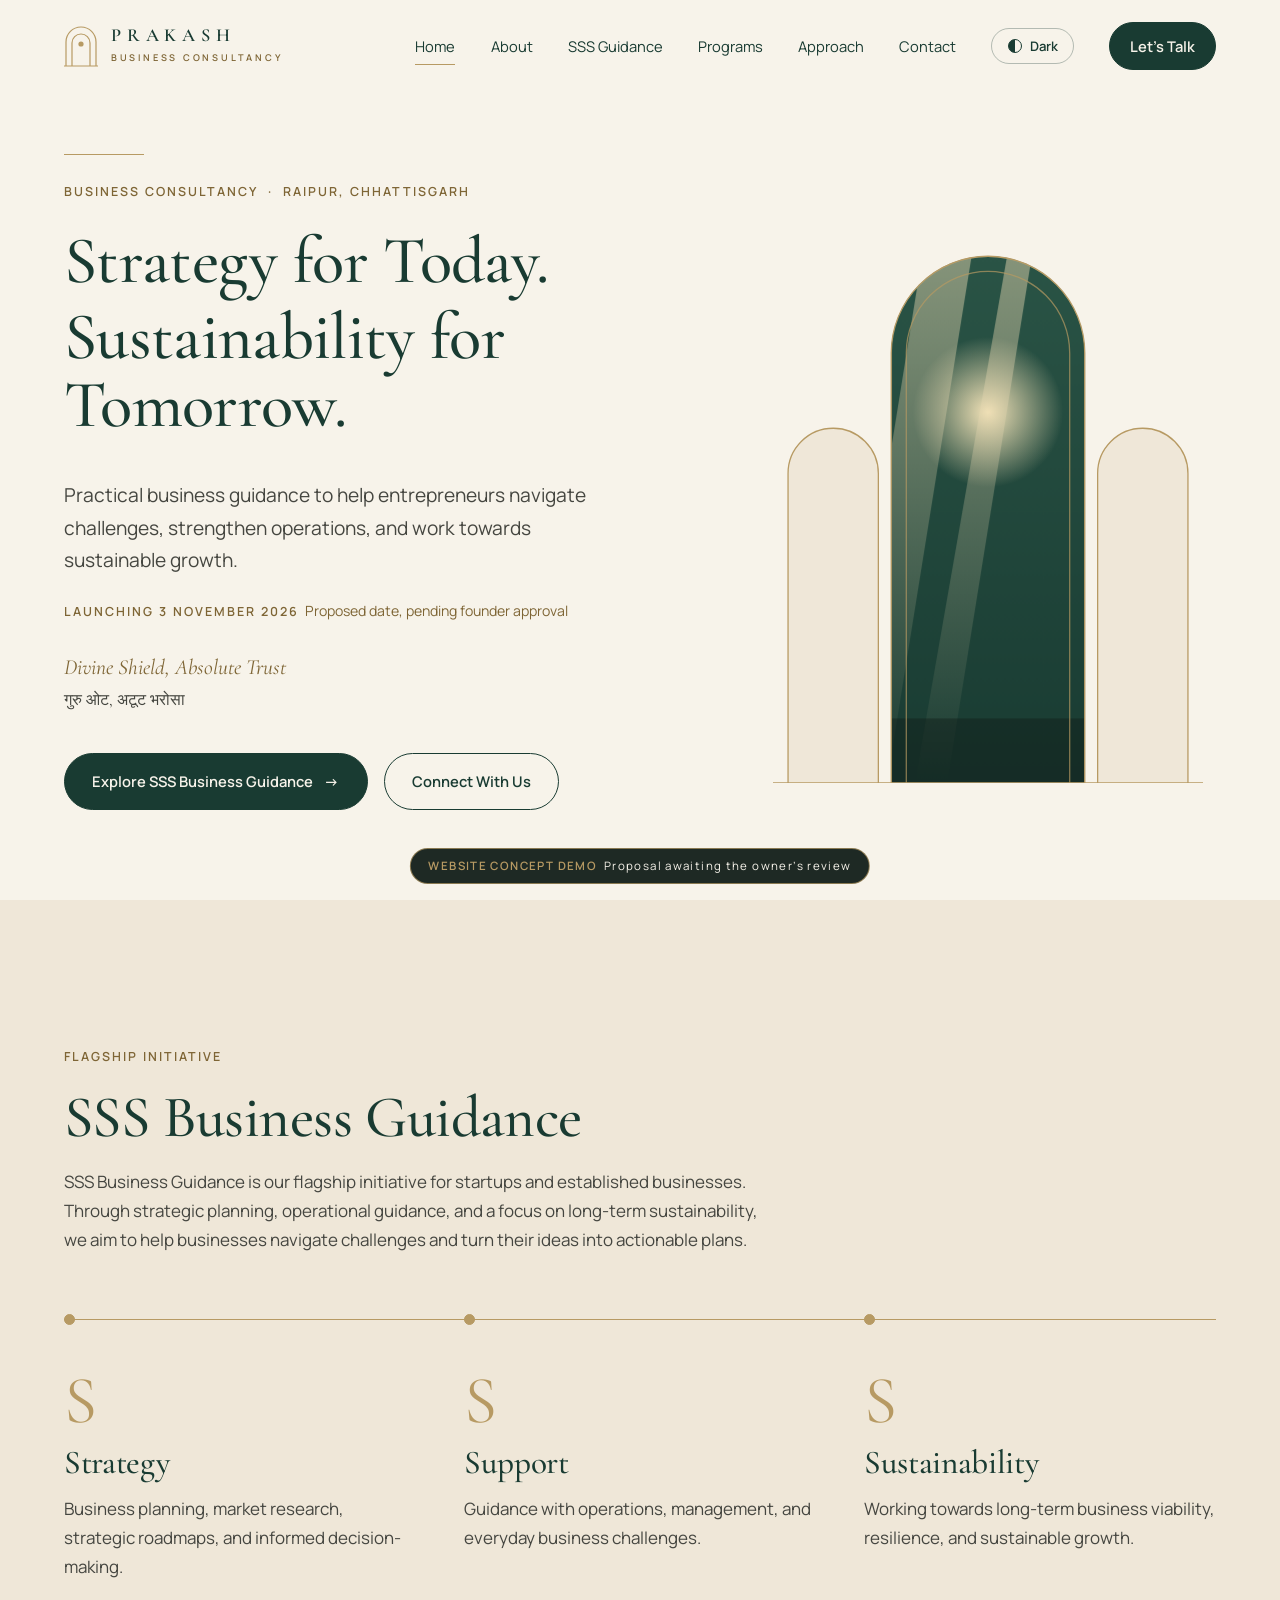
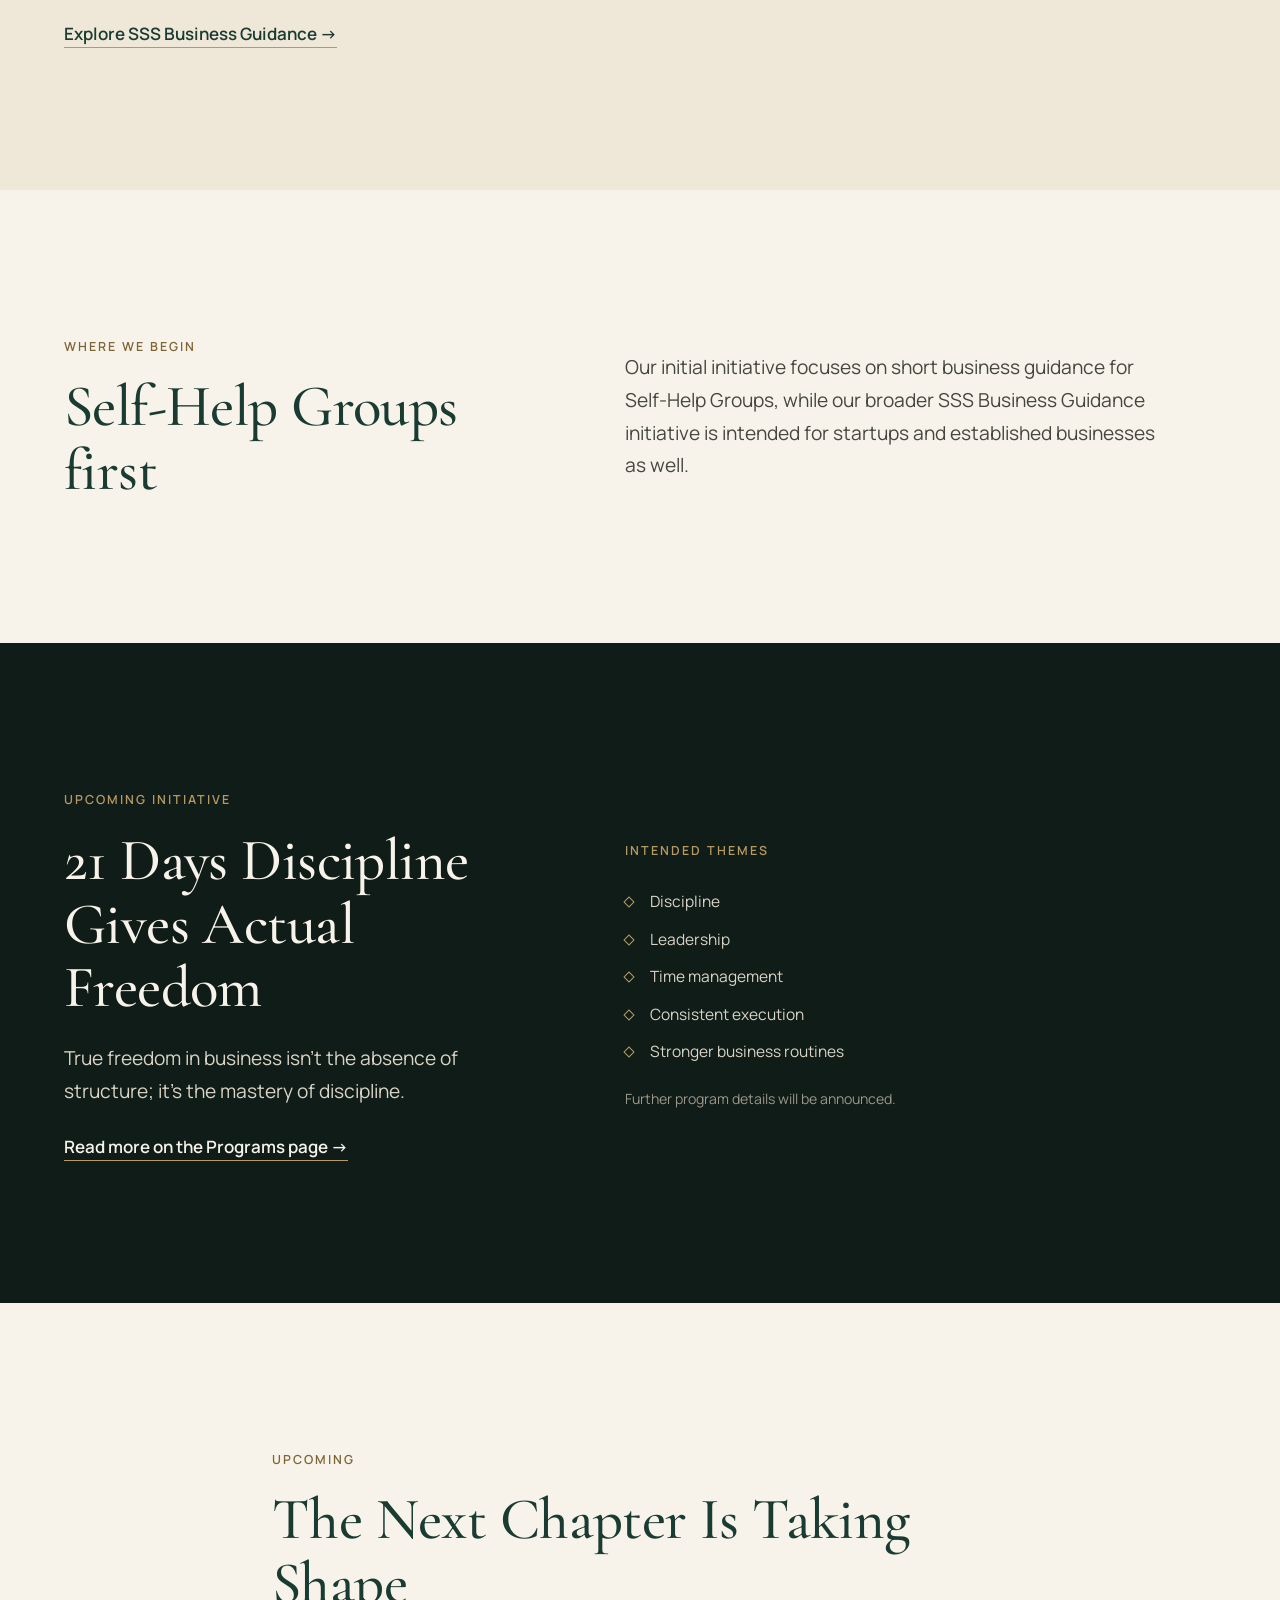
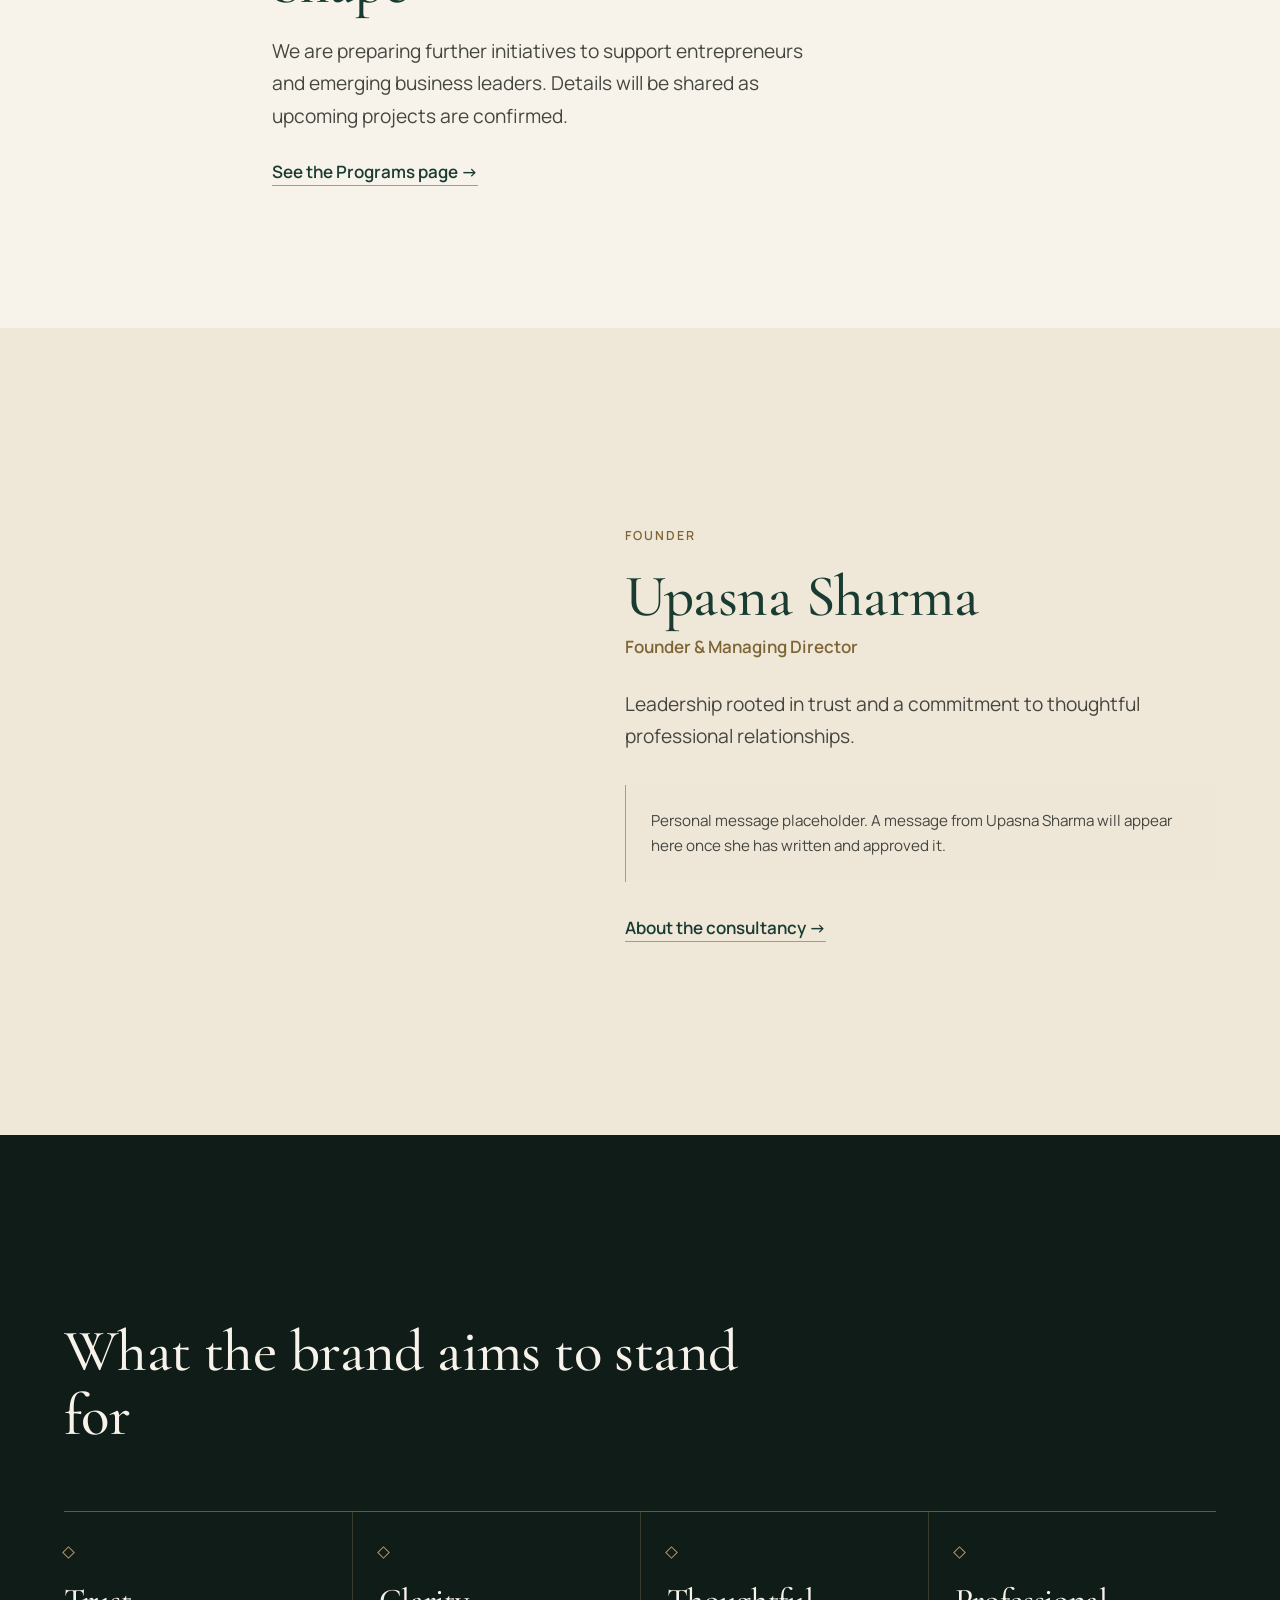
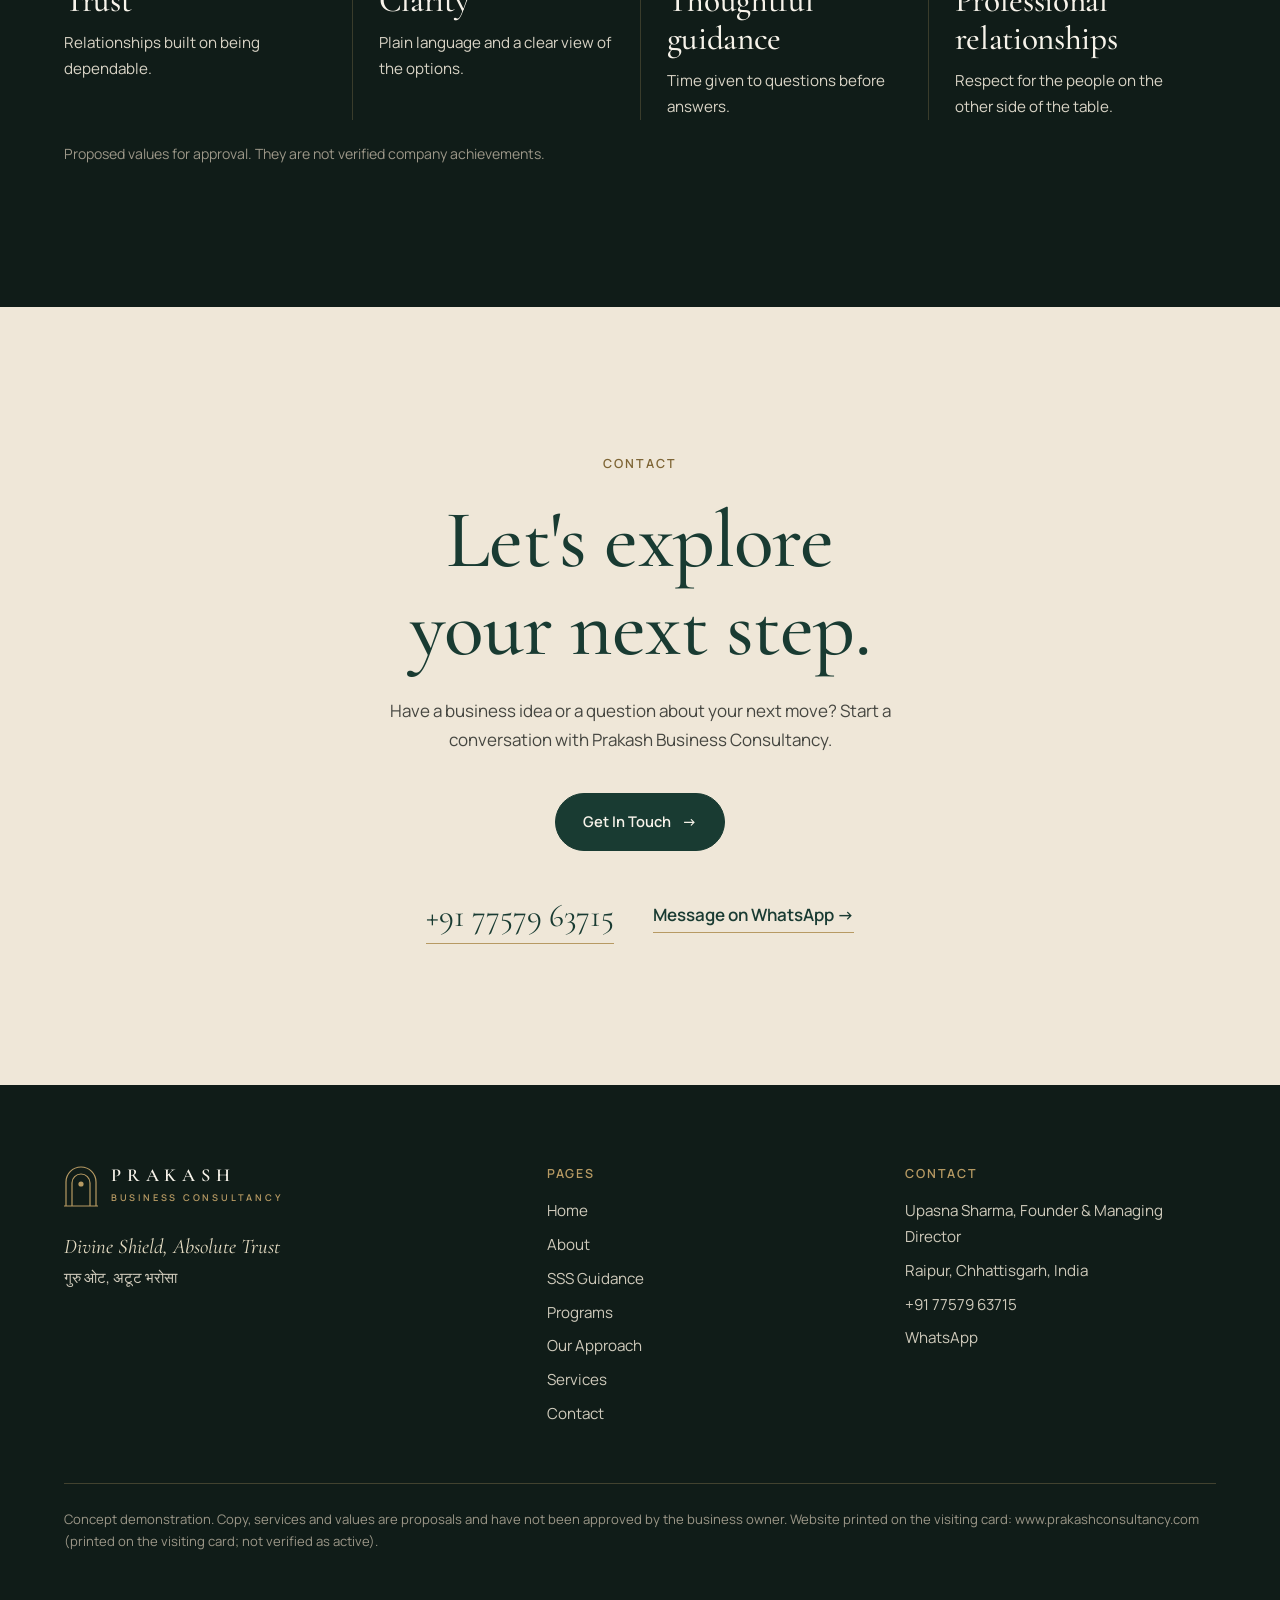
<file: index.html>
<!doctype html>
<html lang="en">
<head>
<meta charset="utf-8">
<meta name="viewport" content="width=device-width,initial-scale=1">
<title>Prakash Business Consultancy | Website concept demo</title>
<meta name="description" content="Concept demo website for Prakash Business Consultancy, Raipur.">
<meta name="robots" content="noindex,nofollow">
<meta name="theme-color" content="#F7F3EA">
<link rel="preconnect" href="https://fonts.googleapis.com"><link rel="preconnect" href="https://fonts.gstatic.com" crossorigin>
<link rel="stylesheet" href="https://fonts.googleapis.com/css2?family=Cormorant+Garamond:ital,wght@0,400;0,500;0,600;1,500&family=Manrope:wght@400;600&display=swap">
<link rel="stylesheet" href="assets/css/style.css">
<script>document.documentElement.classList.add('js');try{var t=localStorage.getItem('theme');if(t)document.documentElement.dataset.theme=t}catch(e){}</script>
</head>
<body>
<a class="skip" href="#main">Skip to content</a>
<header class="site-header"><div class="wrap bar">
<a class="brand" href="index.html" aria-label="Prakash Business Consultancy, home"><svg viewBox="0 0 34 42" aria-hidden="true" fill="none" stroke="#B79A63" stroke-width="1.2"><path d="M2 41V17a15 15 0 0 1 30 0v24"/><path d="M8 41V18a9 9 0 0 1 18 0v23"/><circle cx="17" cy="19" r="2.6" fill="#B79A63" stroke="none"/><path d="M0 41h34"/></svg><span><b>PRAKASH</b><small>BUSINESS CONSULTANCY</small></span></a>
<button class="menu-btn" aria-expanded="false" aria-controls="nav">Menu</button>
<nav class="nav" id="nav" aria-label="Main"><a href="index.html" aria-current="page">Home</a><a href="about/index.html">About</a><a href="sss/index.html">SSS Guidance</a><a href="programs/index.html">Programs</a><a href="approach/index.html">Approach</a><a href="contact/index.html">Contact</a><button class="theme-btn" type="button" aria-pressed="false" aria-label="Switch to dark theme"><span class="ti" aria-hidden="true"></span><span class="tt">Dark</span></button><a class="btn sm" href="contact/index.html">Let&rsquo;s Talk</a></nav>
</div></header>
<main id="main">
<section class="hero"><div class="wrap hero-grid">
<div>
<span class="hero-line"></span>
<span class="label">Business Consultancy &nbsp;&middot;&nbsp; Raipur, Chhattisgarh</span>
<h1 class="display hero-title"><span class="ln"><span>Strategy for Today.</span></span><span class="ln"><span>Sustainability for Tomorrow.</span></span></h1>
<p class="lead">Practical business guidance to help entrepreneurs navigate challenges, strengthen operations, and work towards sustainable growth.</p>
<p class="note-small launch-line" style="animation:up .9s 1s both"><strong class="label">Launching 3 November 2026</strong> &nbsp;Proposed date, pending founder approval</p>
<p class="tag">Divine Shield, Absolute Trust<span lang="hi">गुरु ओट, अटूट भरोसा</span></p>
<div class="ctas"><a class="btn" href="sss/index.html">Explore SSS Business Guidance <span class="arr" aria-hidden="true">&rarr;</span></a><a class="btn ghost" href="contact/index.html">Connect With Us</a></div>
</div>
<div class="hero-art"><svg viewBox="0 0 400 560" role="img" aria-label="Abstract architectural arches with warm light">
<defs>
<linearGradient id="g1" x1="0" y1="0" x2="0" y2="1"><stop offset="0" stop-color="#2A5446"/><stop offset="1" stop-color="#193B32"/></linearGradient>
<linearGradient id="g2" x1="0" y1="0" x2="0" y2="1"><stop offset="0" stop-color="#E9D9B2" stop-opacity=".55"/><stop offset="1" stop-color="#E9D9B2" stop-opacity="0"/></linearGradient>
<radialGradient id="sunG"><stop offset="0" stop-color="#F3E3B8"/><stop offset="1" stop-color="#F3E3B8" stop-opacity="0"/></radialGradient>
<clipPath id="cArch"><path d="M110 560V160a90 90 0 0 1 180 0v400z"/></clipPath>
</defs>
<g class="arch-fill">
<path d="M14 560V272a42 42 0 0 1 84 0v288z" style="fill:var(--cream)"/>
<path d="M302 560V272a42 42 0 0 1 84 0v288z" style="fill:var(--cream)"/>
<path d="M110 560V160a90 90 0 0 1 180 0v400z" fill="url(#g1)"/>
<g clip-path="url(#cArch)"><circle class="sun" cx="200" cy="215" r="70" fill="url(#sunG)"/>
<g class="sunrays"><path d="M150 0h46l-90 560H60z" fill="url(#g2)"/><path d="M230 0h22l-90 560h-30z" fill="url(#g2)"/></g>
<rect x="110" y="500" width="180" height="60" fill="#101C18" opacity=".45"/></g>
</g>
<g fill="none" stroke="#B79A63" stroke-width="1.2">
<path class="draw" d="M110 560V160a90 90 0 0 1 180 0v400"/>
<path class="draw" d="M124 560V160a76 76 0 0 1 152 0v400" opacity=".7"/>
<path class="draw" d="M14 560V272a42 42 0 0 1 84 0v288"/>
<path class="draw" d="M302 560V272a42 42 0 0 1 84 0v288"/>
<path class="draw" d="M0 560h400"/></g></svg></div>
</div></section>
<section class="pad cream"><div class="wrap">
<div class="head"><span class="label" data-reveal>Flagship initiative</span><h2 class="h2" data-reveal style="--d:.1s">SSS Business Guidance</h2><p data-reveal style="--d:.15s">SSS Business Guidance is our flagship initiative for startups and established businesses. Through strategic planning, operational guidance, and a focus on long-term sustainability, we aim to help businesses navigate challenges and turn their ideas into actionable plans.</p></div>
<div class="timeline"><div class="stage" data-reveal style="--d:0.3s"><div class="num">S</div><h3 class="h3">Strategy</h3><p>Business planning, market research, strategic roadmaps, and informed decision-making.</p></div><div class="stage" data-reveal style="--d:0.55s"><div class="num">S</div><h3 class="h3">Support</h3><p>Guidance with operations, management, and everyday business challenges.</p></div><div class="stage" data-reveal style="--d:0.8s"><div class="num">S</div><h3 class="h3">Sustainability</h3><p>Working towards long-term business viability, resilience, and sustainable growth.</p></div></div>
<p style="margin-top:2.4rem" data-reveal><a class="link" href="sss/index.html">Explore SSS Business Guidance <span class="arr" aria-hidden="true">&rarr;</span></a></p>
</div></section>

<section class="pad"><div class="wrap split">
<div data-reveal><span class="label">Where we begin</span><h2 class="h2" style="margin-top:1rem">Self-Help Groups first</h2></div>
<div data-reveal style="--d:.15s"><p class="lead">Our initial initiative focuses on short business guidance for Self-Help Groups, while our broader SSS Business Guidance initiative is intended for startups and established businesses as well.</p></div>
</div></section>

<section class="pad dark"><div class="wrap split">
<div data-reveal><span class="label">Upcoming initiative</span><h2 class="h2" style="margin:1rem 0 1.4rem">21 Days Discipline Gives Actual Freedom</h2><p class="lead">True freedom in business isn&rsquo;t the absence of structure; it&rsquo;s the mastery of discipline.</p>
<p style="margin-top:1.6rem"><a class="link" style="color:#F7F3EA" href="programs/index.html">Read more on the Programs page <span class="arr" aria-hidden="true">&rarr;</span></a></p></div>
<div data-reveal style="--d:.15s"><span class="label">Intended themes</span><ul class="todo"><li>Discipline</li><li>Leadership</li><li>Time management</li><li>Consistent execution</li><li>Stronger business routines</li></ul><p class="note-small" style="color:#9C9788">Further program details will be announced.</p></div>
</div></section>

<section class="pad"><div class="wrap" style="max-width:46rem">
<span class="label" data-reveal>Upcoming</span><h2 class="h2" style="margin:1rem 0 1.2rem" data-reveal>The Next Chapter Is Taking Shape</h2>
<p class="lead" data-reveal>We are preparing further initiatives to support entrepreneurs and emerging business leaders. Details will be shared as upcoming projects are confirmed.</p>
<p style="margin-top:1.6rem" data-reveal><a class="link" href="programs/index.html">See the Programs page <span class="arr" aria-hidden="true">&rarr;</span></a></p></div></section>
<section class="pad cream"><div class="wrap split">
<div class="portrait mask" role="img" aria-label="Placeholder for an approved portrait of Upasna Sharma"><span class="mono">US</span><small>Approved portrait to be supplied</small></div>
<div class="who" data-reveal><span class="label">Founder</span><h2 class="h2">Upasna Sharma</h2><p class="role">Founder & Managing Director</p>
<p class="lead">Leadership rooted in trust and a commitment to thoughtful professional relationships.</p>
<blockquote>Personal message placeholder. A message from Upasna Sharma will appear here once she has written and approved it.</blockquote>
<p style="margin-top:2rem"><a class="link" href="about/index.html">About the consultancy <span class="arr" aria-hidden="true">&rarr;</span></a></p></div>
</div></section>

<section class="pad dark"><div class="wrap">
<div class="head" style="margin-bottom:0"><span class="label" data-reveal>Proposed brand values</span><h2 class="h2" data-reveal style="--d:.1s">What the brand aims to stand for</h2></div>
<div class="values"><div class="val" data-reveal style="--d:0.0s"><i></i><h3 class="h3">Trust</h3><p>Relationships built on being dependable.</p></div><div class="val" data-reveal style="--d:0.12s"><i></i><h3 class="h3">Clarity</h3><p>Plain language and a clear view of the options.</p></div><div class="val" data-reveal style="--d:0.24s"><i></i><h3 class="h3">Thoughtful guidance</h3><p>Time given to questions before answers.</p></div><div class="val" data-reveal style="--d:0.36s"><i></i><h3 class="h3">Professional relationships</h3><p>Respect for the people on the other side of the table.</p></div></div>
<p class="note-small" style="color:#9C9788">Proposed values for approval. They are not verified company achievements.</p>
</div></section>
<section class="pad cream cta"><div class="wrap">
<span class="label" data-reveal>Contact</span>
<h2 class="h2" data-reveal style="--d:.1s">Let&#x27;s explore your next step.</h2>
<p class="sub" data-reveal style="--d:.2s">Have a business idea or a question about your next move? Start a conversation with Prakash Business Consultancy.</p>
<div class="ctas" style="justify-content:center;--d:.3s" data-reveal><a class="btn" href="contact/index.html">Get In Touch <span class="arr" aria-hidden="true">&rarr;</span></a></div>
<div class="contact-line" data-reveal><a class="phone" href="tel:+917757963715" >+91 77579 63715</a>
<a class="link" href="https://wa.me/917757963715" rel="noopener" >Message on WhatsApp <span class="arr" aria-hidden="true">&rarr;</span></a></div>
</div></section></main>
<footer class="site-footer"><div class="wrap">
<div class="foot">
<div><a class="brand" href="index.html"><svg viewBox="0 0 34 42" aria-hidden="true" fill="none" stroke="#B79A63" stroke-width="1.2"><path d="M2 41V17a15 15 0 0 1 30 0v24"/><path d="M8 41V18a9 9 0 0 1 18 0v23"/><circle cx="17" cy="19" r="2.6" fill="#B79A63" stroke="none"/><path d="M0 41h34"/></svg><span><b>PRAKASH</b><small>BUSINESS CONSULTANCY</small></span></a>
<p style="margin-top:1.4rem;font-family:var(--serif);font-style:italic;font-size:1.3rem;color:#E6DDC4">Divine Shield, Absolute Trust</p>
<p lang="hi">गुरु ओट, अटूट भरोसा</p></div>
<div><h3>Pages</h3><ul><li><a href="index.html">Home</a></li><li><a href="about/index.html">About</a></li><li><a href="sss/index.html">SSS Guidance</a></li><li><a href="programs/index.html">Programs</a></li><li><a href="approach/index.html">Our Approach</a></li><li><a href="services/index.html">Services</a></li><li><a href="contact/index.html">Contact</a></li></ul></div>
<div><h3>Contact</h3><ul><li>Upasna Sharma, Founder & Managing Director</li><li>Raipur, Chhattisgarh, India</li>
<li><a href="tel:+917757963715">+91 77579 63715</a></li><li><a href="https://wa.me/917757963715" rel="noopener">WhatsApp</a></li></ul></div>
</div>
<p class="fine">Concept demonstration. Copy, services and values are proposals and have not been approved by the business owner. Website printed on the visiting card: www.prakashconsultancy.com (printed on the visiting card; not verified as active).</p>
</div></footer>
<div class="demo-pill" role="note"><b>WEBSITE CONCEPT DEMO</b> &nbsp;Proposal awaiting the owner&rsquo;s review</div>
<script src="assets/js/main.js" defer></script>
</body></html>
</file>
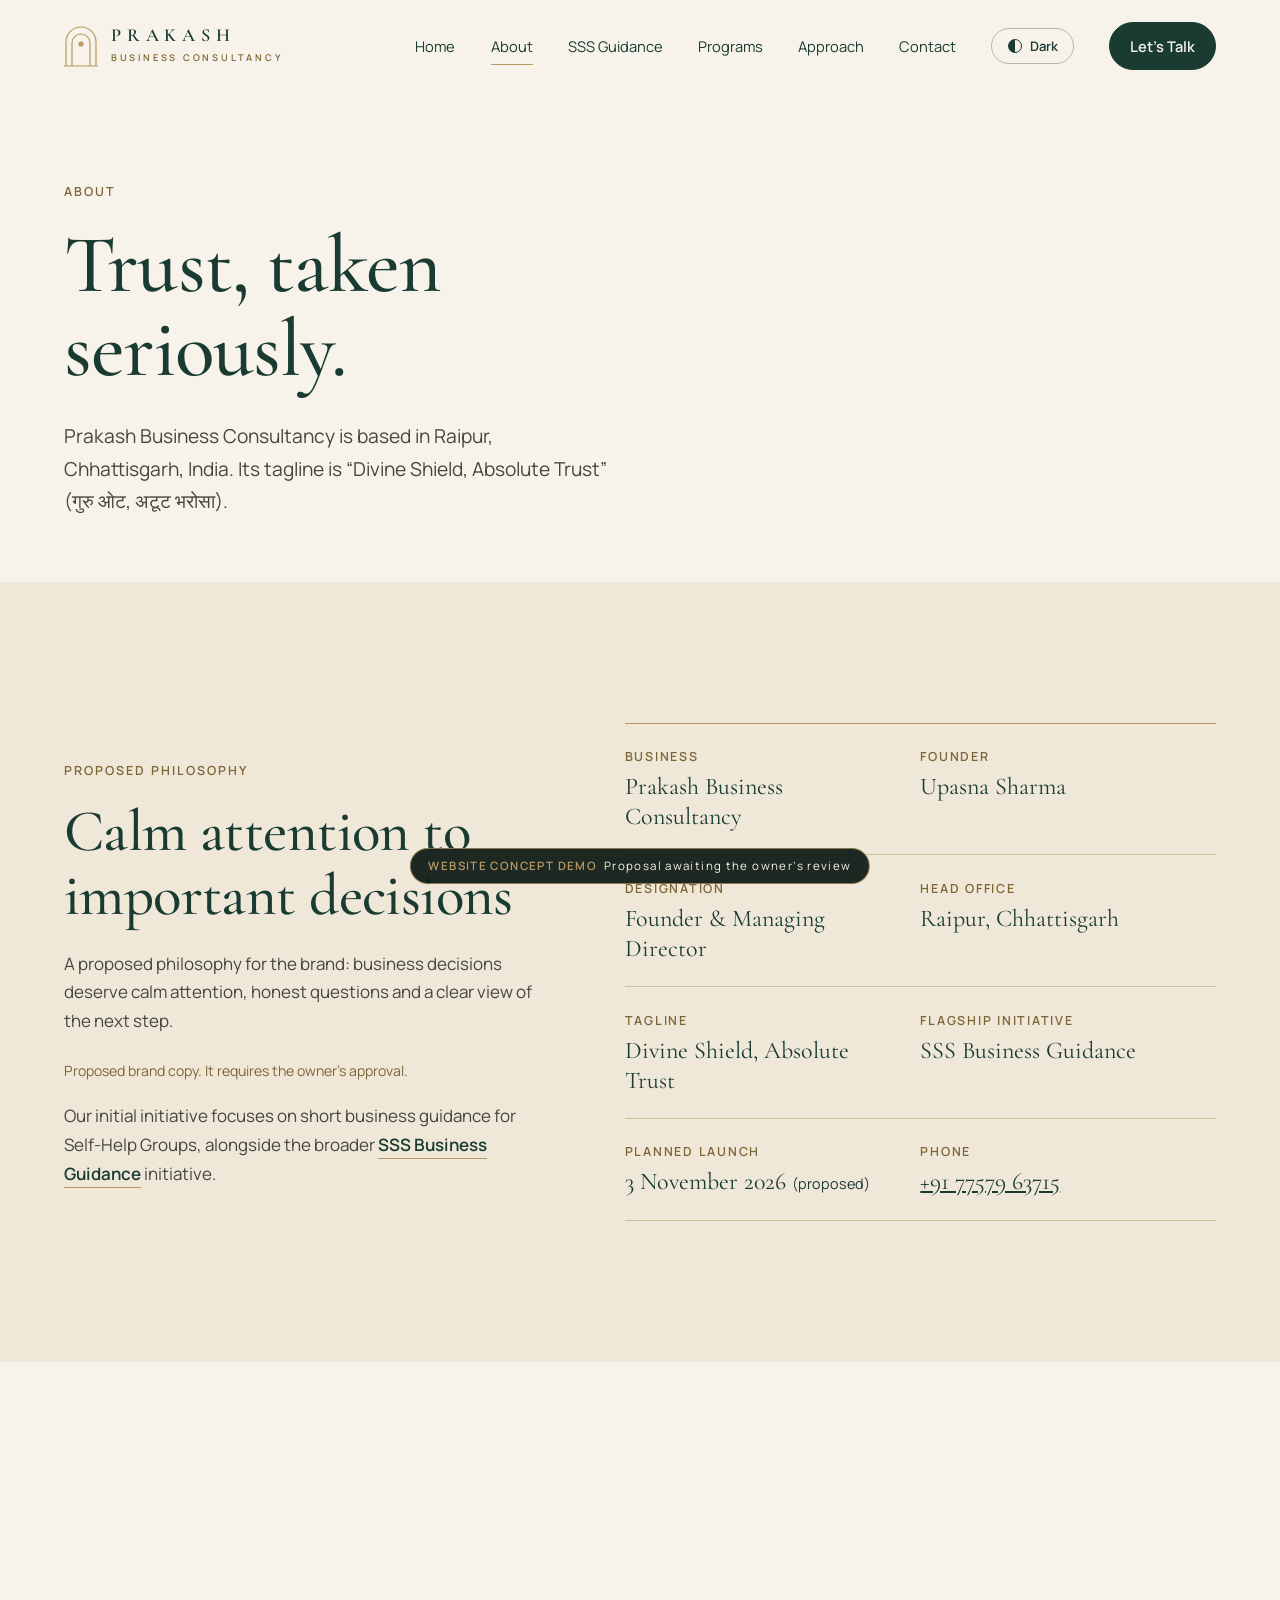
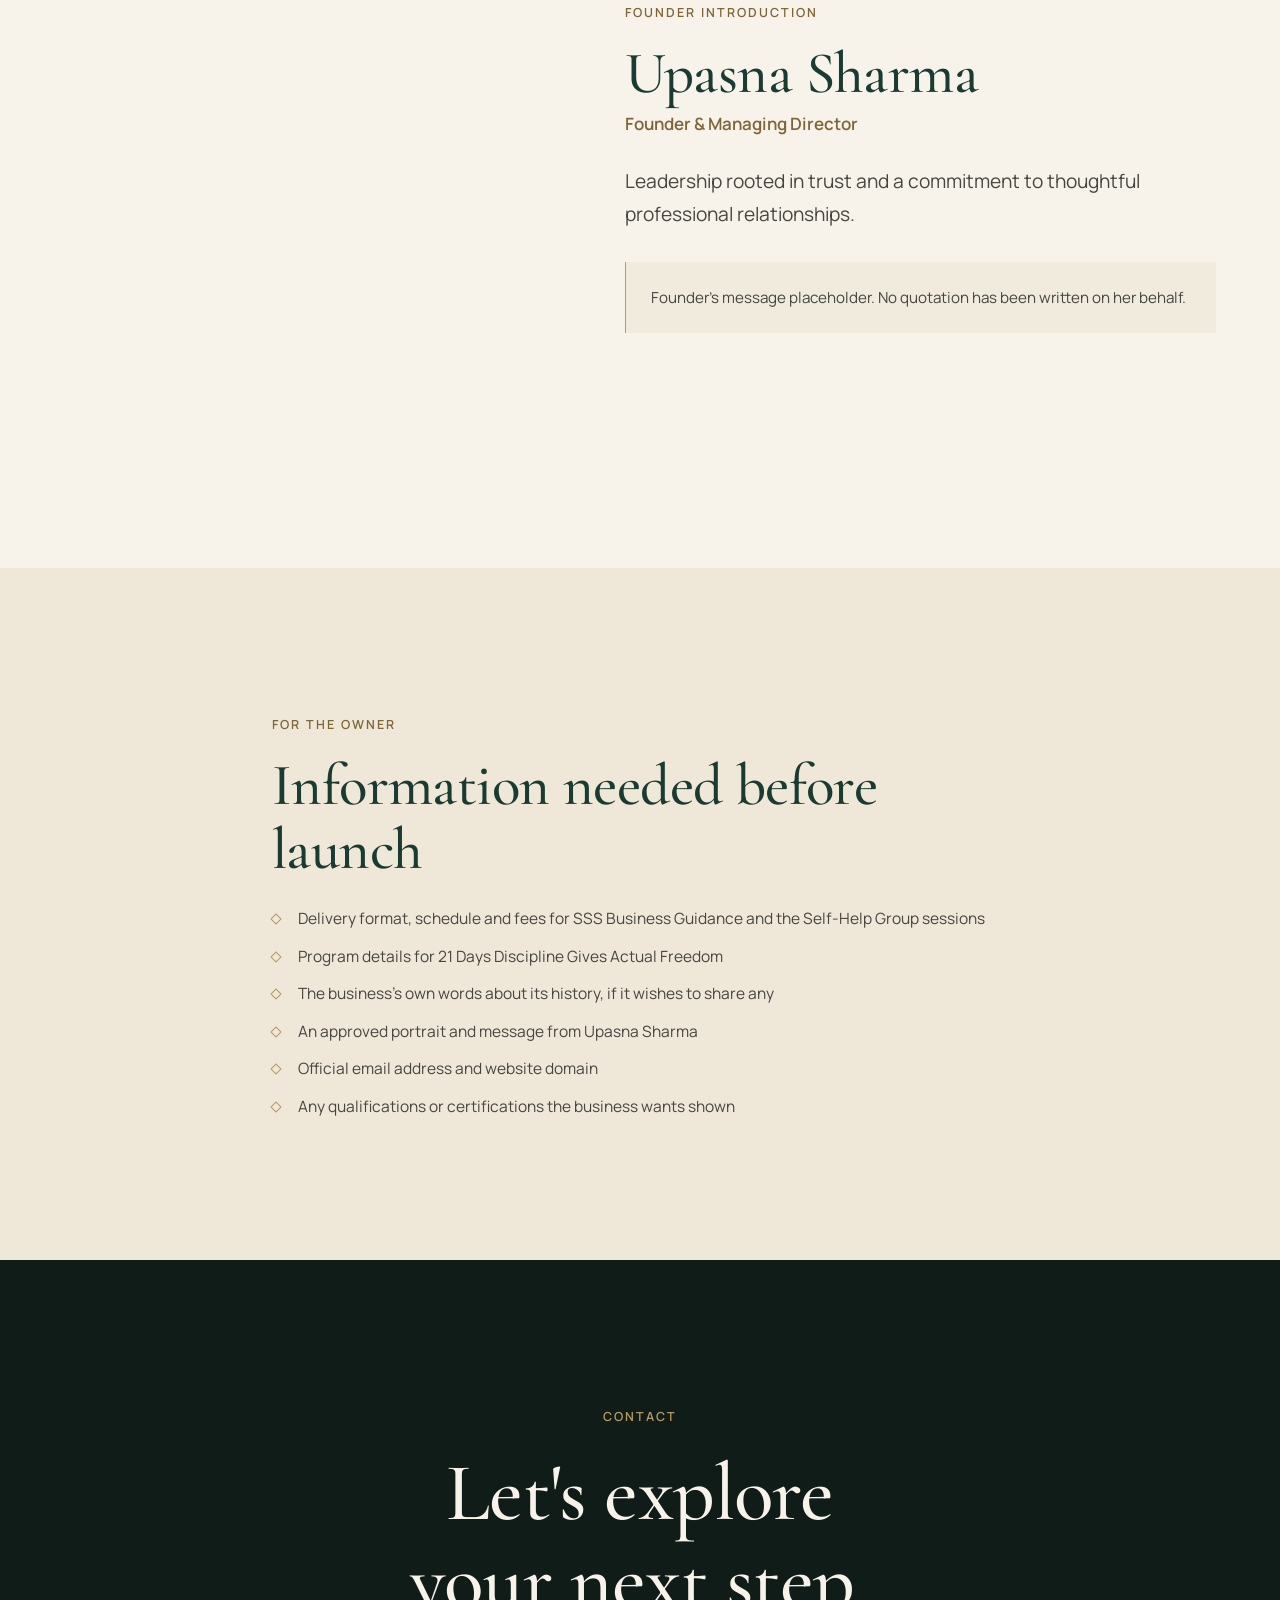
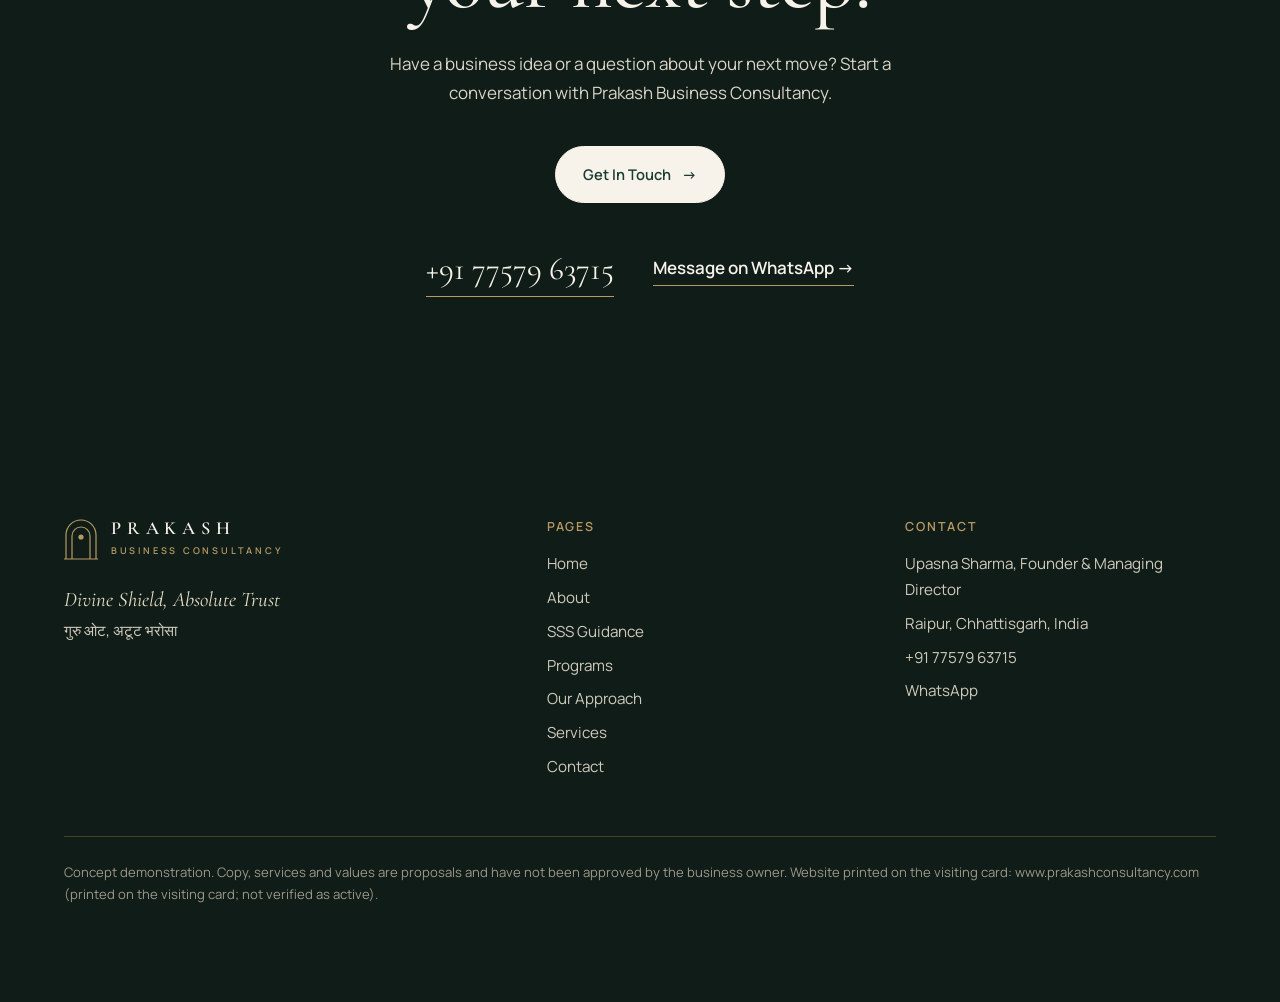
<file: about/index.html>
<!doctype html>
<html lang="en">
<head>
<meta charset="utf-8">
<meta name="viewport" content="width=device-width,initial-scale=1">
<title>About | Prakash Business Consultancy</title>
<meta name="description" content="About Prakash Business Consultancy and its founder, Upasna Sharma.">
<meta name="robots" content="noindex,nofollow">
<meta name="theme-color" content="#F7F3EA">
<link rel="preconnect" href="https://fonts.googleapis.com"><link rel="preconnect" href="https://fonts.gstatic.com" crossorigin>
<link rel="stylesheet" href="https://fonts.googleapis.com/css2?family=Cormorant+Garamond:ital,wght@0,400;0,500;0,600;1,500&family=Manrope:wght@400;600&display=swap">
<link rel="stylesheet" href="../assets/css/style.css">
<script>document.documentElement.classList.add('js');try{var t=localStorage.getItem('theme');if(t)document.documentElement.dataset.theme=t}catch(e){}</script>
</head>
<body>
<a class="skip" href="#main">Skip to content</a>
<header class="site-header"><div class="wrap bar">
<a class="brand" href="../index.html" aria-label="Prakash Business Consultancy, home"><svg viewBox="0 0 34 42" aria-hidden="true" fill="none" stroke="#B79A63" stroke-width="1.2"><path d="M2 41V17a15 15 0 0 1 30 0v24"/><path d="M8 41V18a9 9 0 0 1 18 0v23"/><circle cx="17" cy="19" r="2.6" fill="#B79A63" stroke="none"/><path d="M0 41h34"/></svg><span><b>PRAKASH</b><small>BUSINESS CONSULTANCY</small></span></a>
<button class="menu-btn" aria-expanded="false" aria-controls="nav">Menu</button>
<nav class="nav" id="nav" aria-label="Main"><a href="../index.html">Home</a><a href="../about/index.html" aria-current="page">About</a><a href="../sss/index.html">SSS Guidance</a><a href="../programs/index.html">Programs</a><a href="../approach/index.html">Approach</a><a href="../contact/index.html">Contact</a><button class="theme-btn" type="button" aria-pressed="false" aria-label="Switch to dark theme"><span class="ti" aria-hidden="true"></span><span class="tt">Dark</span></button><a class="btn sm" href="../contact/index.html">Let&rsquo;s Talk</a></nav>
</div></header>
<main id="main">
<section class="page-head"><div class="wrap"><span class="label">About</span>
<h1 class="display">Trust, taken seriously.</h1>
<p class="lead">Prakash Business Consultancy is based in Raipur, Chhattisgarh, India. Its tagline is &ldquo;Divine Shield, Absolute Trust&rdquo; (गुरु ओट, अटूट भरोसा).</p></div></section>

<section class="pad cream"><div class="wrap split">
<div data-reveal><span class="label">Proposed philosophy</span><h2 class="h2" style="margin:1rem 0 1.4rem">Calm attention to important decisions</h2><p>A proposed philosophy for the brand: business decisions deserve calm attention, honest questions and a clear view of the next step.</p>
<p class="note-small">Proposed brand copy. It requires the owner&rsquo;s approval.</p><p style="margin-top:1.2rem">Our initial initiative focuses on short business guidance for Self-Help Groups, alongside the broader <a class="link" href="../sss/index.html">SSS Business Guidance</a> initiative.</p></div>
<dl class="facts" data-reveal style="--d:.15s">
<div><dt>Business</dt><dd>Prakash Business Consultancy</dd></div><div><dt>Founder</dt><dd>Upasna Sharma</dd></div>
<div><dt>Designation</dt><dd>Founder & Managing Director</dd></div><div><dt>Head office</dt><dd>Raipur, Chhattisgarh</dd></div>
<div><dt>Tagline</dt><dd>Divine Shield, Absolute Trust</dd></div><div><dt>Flagship initiative</dt><dd>SSS Business Guidance</dd></div><div><dt>Planned launch</dt><dd>3 November 2026 <span style="font-size:.9rem;font-family:var(--sans)">(proposed)</span></dd></div><div><dt>Phone</dt><dd><a href="tel:+917757963715">+91 77579 63715</a></dd></div></dl>
</div></section>

<section class="pad"><div class="wrap split">
<div class="portrait mask" role="img" aria-label="Placeholder for an approved portrait of Upasna Sharma"><span class="mono">US</span><small>Approved portrait to be supplied</small></div>
<div class="who" data-reveal><span class="label">Founder introduction</span><h2 class="h2">Upasna Sharma</h2><p class="role">Founder & Managing Director</p>
<p class="lead">Leadership rooted in trust and a commitment to thoughtful professional relationships.</p>
<blockquote>Founder&rsquo;s message placeholder. No quotation has been written on her behalf.</blockquote></div>
</div></section>

<section class="pad cream"><div class="wrap" style="max-width:46rem">
<span class="label" data-reveal>For the owner</span><h2 class="h2" style="margin:1rem 0" data-reveal>Information needed before launch</h2>
<ul class="todo" data-reveal><li>Delivery format, schedule and fees for SSS Business Guidance and the Self-Help Group sessions</li><li>Program details for 21 Days Discipline Gives Actual Freedom</li><li>The business&rsquo;s own words about its history, if it wishes to share any</li><li>An approved portrait and message from Upasna Sharma</li><li>Official email address and website domain</li><li>Any qualifications or certifications the business wants shown</li></ul>
</div></section>
<section class="pad dark cta"><div class="wrap">
<span class="label" data-reveal>Contact</span>
<h2 class="h2" data-reveal style="--d:.1s">Let&#x27;s explore your next step.</h2>
<p class="sub" data-reveal style="--d:.2s">Have a business idea or a question about your next move? Start a conversation with Prakash Business Consultancy.</p>
<div class="ctas" style="justify-content:center;--d:.3s" data-reveal><a class="btn light" href="../contact/index.html">Get In Touch <span class="arr" aria-hidden="true">&rarr;</span></a></div>
<div class="contact-line" data-reveal><a class="phone" href="tel:+917757963715" style="color:#F7F3EA">+91 77579 63715</a>
<a class="link" href="https://wa.me/917757963715" rel="noopener" style="color:#F7F3EA">Message on WhatsApp <span class="arr" aria-hidden="true">&rarr;</span></a></div>
</div></section></main>
<footer class="site-footer"><div class="wrap">
<div class="foot">
<div><a class="brand" href="../index.html"><svg viewBox="0 0 34 42" aria-hidden="true" fill="none" stroke="#B79A63" stroke-width="1.2"><path d="M2 41V17a15 15 0 0 1 30 0v24"/><path d="M8 41V18a9 9 0 0 1 18 0v23"/><circle cx="17" cy="19" r="2.6" fill="#B79A63" stroke="none"/><path d="M0 41h34"/></svg><span><b>PRAKASH</b><small>BUSINESS CONSULTANCY</small></span></a>
<p style="margin-top:1.4rem;font-family:var(--serif);font-style:italic;font-size:1.3rem;color:#E6DDC4">Divine Shield, Absolute Trust</p>
<p lang="hi">गुरु ओट, अटूट भरोसा</p></div>
<div><h3>Pages</h3><ul><li><a href="../index.html">Home</a></li><li><a href="../about/index.html">About</a></li><li><a href="../sss/index.html">SSS Guidance</a></li><li><a href="../programs/index.html">Programs</a></li><li><a href="../approach/index.html">Our Approach</a></li><li><a href="../services/index.html">Services</a></li><li><a href="../contact/index.html">Contact</a></li></ul></div>
<div><h3>Contact</h3><ul><li>Upasna Sharma, Founder & Managing Director</li><li>Raipur, Chhattisgarh, India</li>
<li><a href="tel:+917757963715">+91 77579 63715</a></li><li><a href="https://wa.me/917757963715" rel="noopener">WhatsApp</a></li></ul></div>
</div>
<p class="fine">Concept demonstration. Copy, services and values are proposals and have not been approved by the business owner. Website printed on the visiting card: www.prakashconsultancy.com (printed on the visiting card; not verified as active).</p>
</div></footer>
<div class="demo-pill" role="note"><b>WEBSITE CONCEPT DEMO</b> &nbsp;Proposal awaiting the owner&rsquo;s review</div>
<script src="../assets/js/main.js" defer></script>
</body></html>
</file>
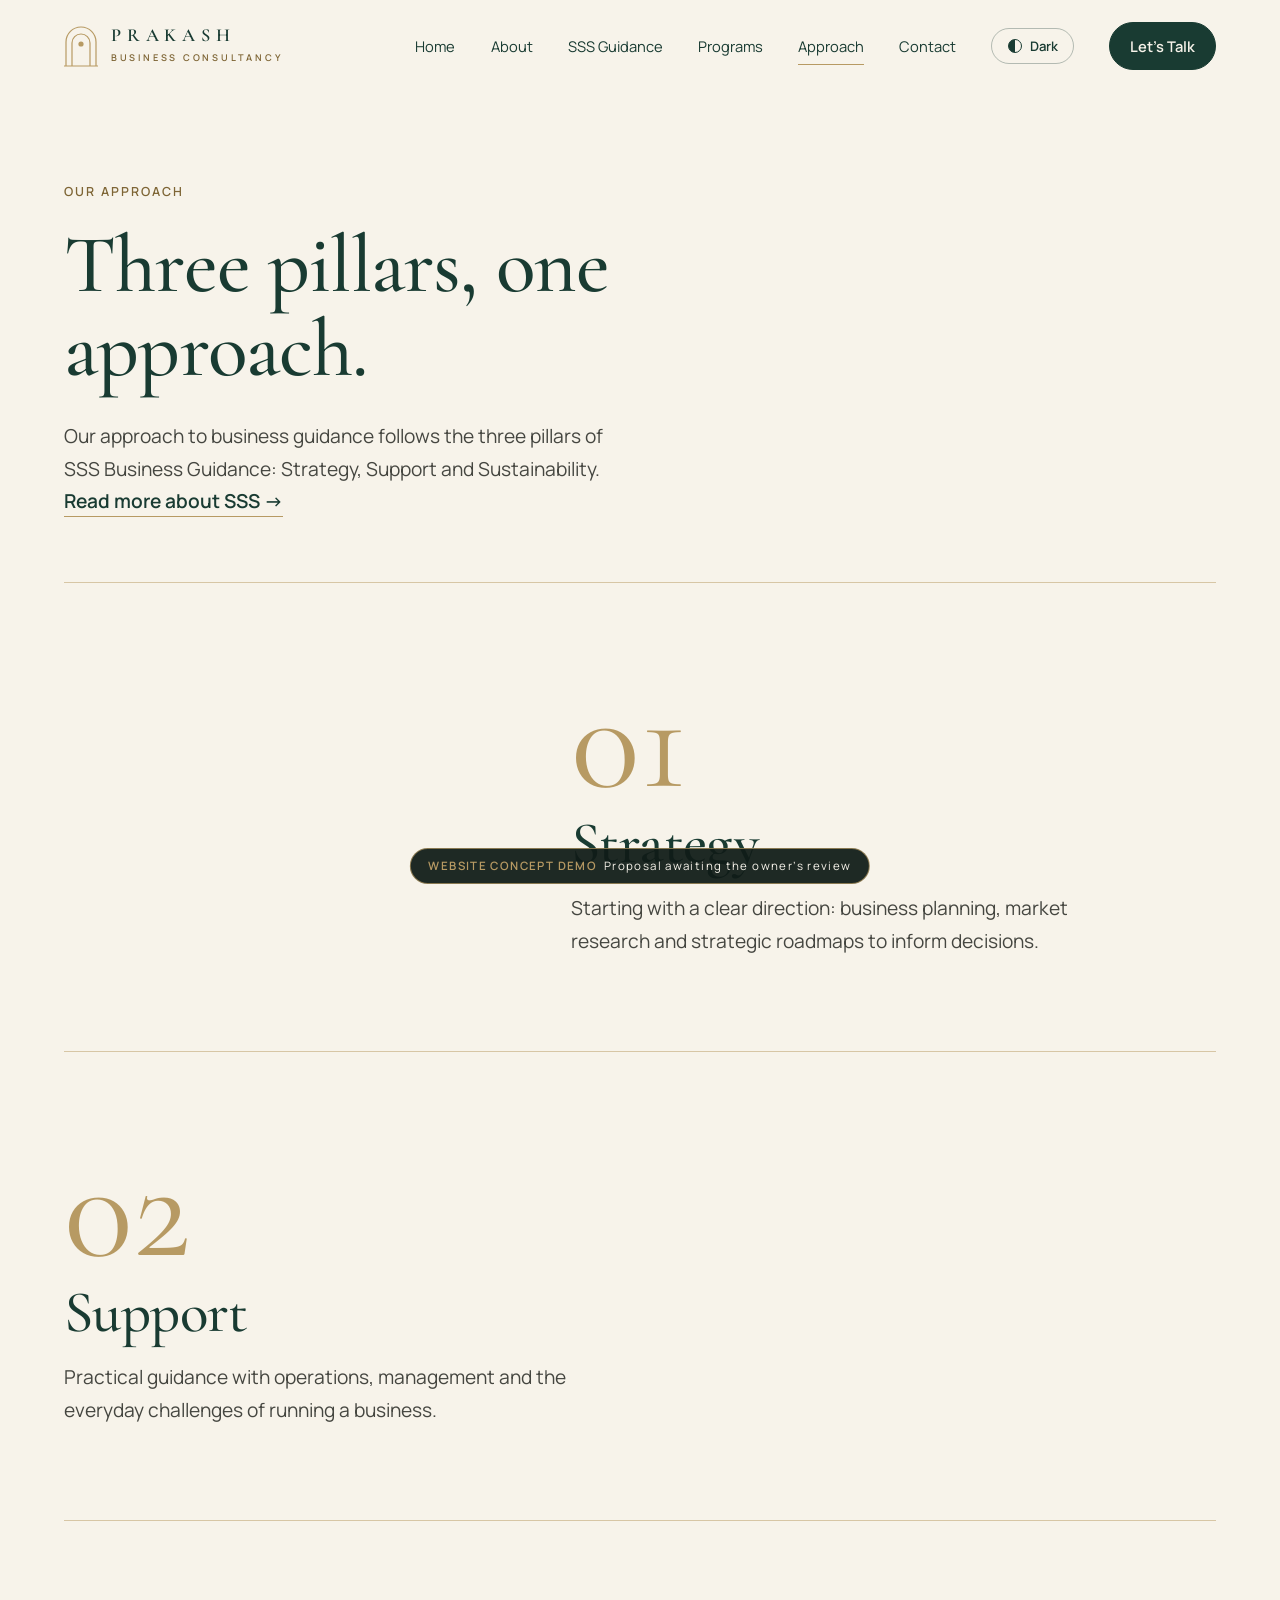
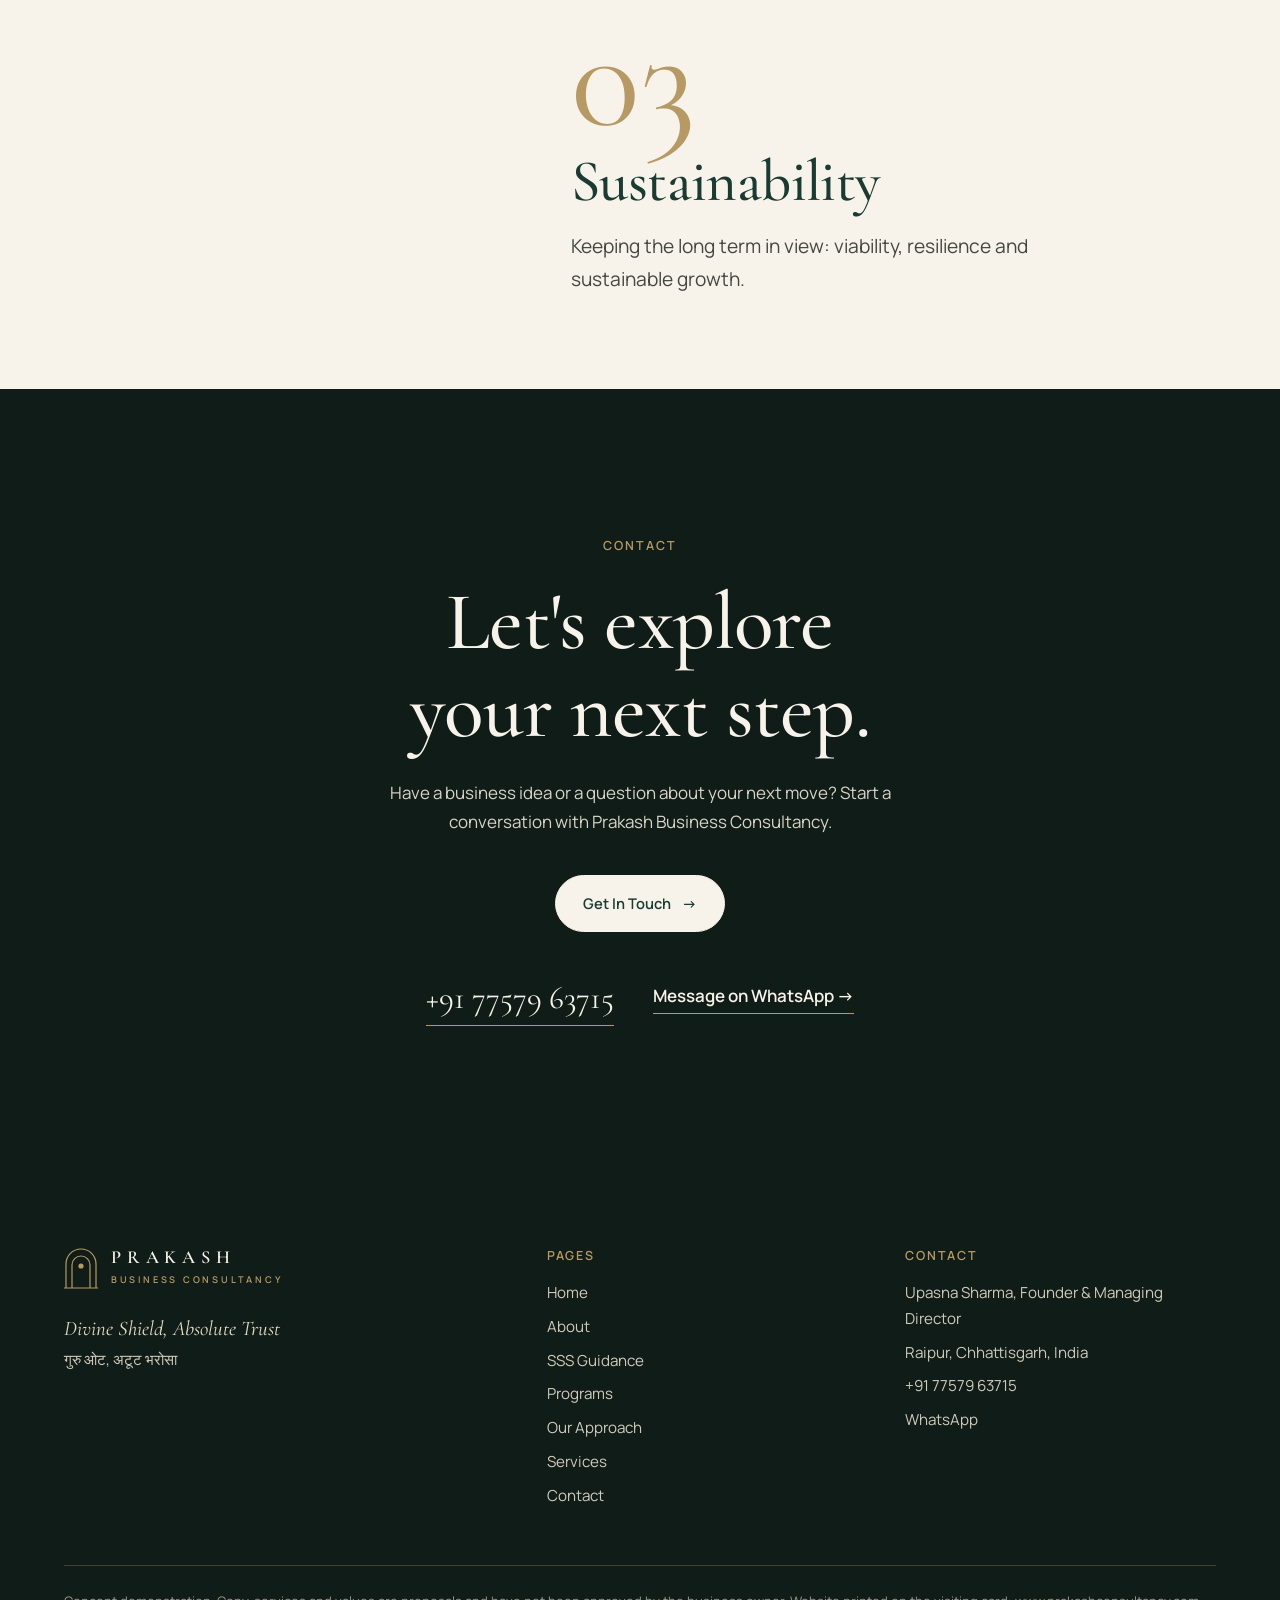
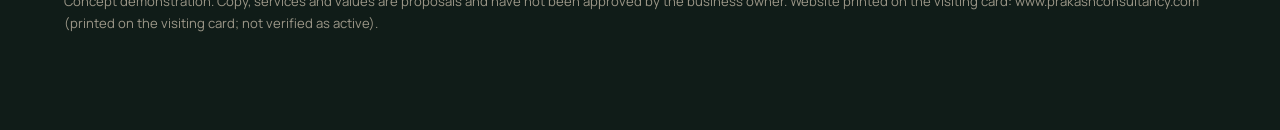
<file: approach/index.html>
<!doctype html>
<html lang="en">
<head>
<meta charset="utf-8">
<meta name="viewport" content="width=device-width,initial-scale=1">
<title>Our Approach | Prakash Business Consultancy</title>
<meta name="description" content="Our approach follows the three SSS pillars: Strategy, Support and Sustainability.">
<meta name="robots" content="noindex,nofollow">
<meta name="theme-color" content="#F7F3EA">
<link rel="preconnect" href="https://fonts.googleapis.com"><link rel="preconnect" href="https://fonts.gstatic.com" crossorigin>
<link rel="stylesheet" href="https://fonts.googleapis.com/css2?family=Cormorant+Garamond:ital,wght@0,400;0,500;0,600;1,500&family=Manrope:wght@400;600&display=swap">
<link rel="stylesheet" href="../assets/css/style.css">
<script>document.documentElement.classList.add('js');try{var t=localStorage.getItem('theme');if(t)document.documentElement.dataset.theme=t}catch(e){}</script>
</head>
<body>
<a class="skip" href="#main">Skip to content</a>
<header class="site-header"><div class="wrap bar">
<a class="brand" href="../index.html" aria-label="Prakash Business Consultancy, home"><svg viewBox="0 0 34 42" aria-hidden="true" fill="none" stroke="#B79A63" stroke-width="1.2"><path d="M2 41V17a15 15 0 0 1 30 0v24"/><path d="M8 41V18a9 9 0 0 1 18 0v23"/><circle cx="17" cy="19" r="2.6" fill="#B79A63" stroke="none"/><path d="M0 41h34"/></svg><span><b>PRAKASH</b><small>BUSINESS CONSULTANCY</small></span></a>
<button class="menu-btn" aria-expanded="false" aria-controls="nav">Menu</button>
<nav class="nav" id="nav" aria-label="Main"><a href="../index.html">Home</a><a href="../about/index.html">About</a><a href="../sss/index.html">SSS Guidance</a><a href="../programs/index.html">Programs</a><a href="../approach/index.html" aria-current="page">Approach</a><a href="../contact/index.html">Contact</a><button class="theme-btn" type="button" aria-pressed="false" aria-label="Switch to dark theme"><span class="ti" aria-hidden="true"></span><span class="tt">Dark</span></button><a class="btn sm" href="../contact/index.html">Let&rsquo;s Talk</a></nav>
</div></header>
<main id="main">
<section class="page-head"><div class="wrap"><span class="label">Our approach</span>
<h1 class="display">Three pillars, one approach.</h1>
<p class="lead">Our approach to business guidance follows the three pillars of SSS Business Guidance: Strategy, Support and Sustainability. <a class="link" href="../sss/index.html">Read more about SSS <span class="arr" aria-hidden="true">&rarr;</span></a></p></div></section>
<section><div class="wrap"><div class="row"><div class="vis mask"><svg viewBox="0 0 200 200" fill="none" stroke="#B79A63" stroke-width="1.2" aria-hidden="true"><path d="M20 170h40v-30h40v-30h40V80h40"/><path d="M20 170h160" opacity=".5"/><circle cx="180" cy="80" r="5" fill="currentColor" stroke="none"/></svg></div><div data-reveal><div class="num">01</div><h2 class="h2">Strategy</h2><p class="lead">Starting with a clear direction: business planning, market research and strategic roadmaps to inform decisions.</p></div></div><div class="row flip"><div class="vis mask"><svg viewBox="0 0 200 200" fill="none" stroke="#B79A63" stroke-width="1.2" aria-hidden="true"><circle cx="100" cy="100" r="18"/><circle cx="100" cy="100" r="42"/><circle cx="100" cy="100" r="68"/><circle cx="100" cy="100" r="92" opacity=".5"/><circle cx="100" cy="100" r="4" fill="currentColor" stroke="none"/></svg></div><div data-reveal><div class="num">02</div><h2 class="h2">Support</h2><p class="lead">Practical guidance with operations, management and the everyday challenges of running a business.</p></div></div><div class="row"><div class="vis mask"><svg viewBox="0 0 200 200" fill="none" stroke="#B79A63" stroke-width="1.2" aria-hidden="true"><path d="M30 170V70M80 170V40M130 170V95M180 170V60"/><path d="M20 170h170"/><path d="M30 70h0M80 40h0" /><circle cx="30" cy="70" r="4" fill="currentColor" stroke="none"/><circle cx="80" cy="40" r="4" fill="currentColor" stroke="none"/><circle cx="130" cy="95" r="4" fill="currentColor" stroke="none"/><circle cx="180" cy="60" r="4" fill="currentColor" stroke="none"/></svg></div><div data-reveal><div class="num">03</div><h2 class="h2">Sustainability</h2><p class="lead">Keeping the long term in view: viability, resilience and sustainable growth.</p></div></div></div></section>
<section class="pad dark cta"><div class="wrap">
<span class="label" data-reveal>Contact</span>
<h2 class="h2" data-reveal style="--d:.1s">Let&#x27;s explore your next step.</h2>
<p class="sub" data-reveal style="--d:.2s">Have a business idea or a question about your next move? Start a conversation with Prakash Business Consultancy.</p>
<div class="ctas" style="justify-content:center;--d:.3s" data-reveal><a class="btn light" href="../contact/index.html">Get In Touch <span class="arr" aria-hidden="true">&rarr;</span></a></div>
<div class="contact-line" data-reveal><a class="phone" href="tel:+917757963715" style="color:#F7F3EA">+91 77579 63715</a>
<a class="link" href="https://wa.me/917757963715" rel="noopener" style="color:#F7F3EA">Message on WhatsApp <span class="arr" aria-hidden="true">&rarr;</span></a></div>
</div></section></main>
<footer class="site-footer"><div class="wrap">
<div class="foot">
<div><a class="brand" href="../index.html"><svg viewBox="0 0 34 42" aria-hidden="true" fill="none" stroke="#B79A63" stroke-width="1.2"><path d="M2 41V17a15 15 0 0 1 30 0v24"/><path d="M8 41V18a9 9 0 0 1 18 0v23"/><circle cx="17" cy="19" r="2.6" fill="#B79A63" stroke="none"/><path d="M0 41h34"/></svg><span><b>PRAKASH</b><small>BUSINESS CONSULTANCY</small></span></a>
<p style="margin-top:1.4rem;font-family:var(--serif);font-style:italic;font-size:1.3rem;color:#E6DDC4">Divine Shield, Absolute Trust</p>
<p lang="hi">गुरु ओट, अटूट भरोसा</p></div>
<div><h3>Pages</h3><ul><li><a href="../index.html">Home</a></li><li><a href="../about/index.html">About</a></li><li><a href="../sss/index.html">SSS Guidance</a></li><li><a href="../programs/index.html">Programs</a></li><li><a href="../approach/index.html">Our Approach</a></li><li><a href="../services/index.html">Services</a></li><li><a href="../contact/index.html">Contact</a></li></ul></div>
<div><h3>Contact</h3><ul><li>Upasna Sharma, Founder & Managing Director</li><li>Raipur, Chhattisgarh, India</li>
<li><a href="tel:+917757963715">+91 77579 63715</a></li><li><a href="https://wa.me/917757963715" rel="noopener">WhatsApp</a></li></ul></div>
</div>
<p class="fine">Concept demonstration. Copy, services and values are proposals and have not been approved by the business owner. Website printed on the visiting card: www.prakashconsultancy.com (printed on the visiting card; not verified as active).</p>
</div></footer>
<div class="demo-pill" role="note"><b>WEBSITE CONCEPT DEMO</b> &nbsp;Proposal awaiting the owner&rsquo;s review</div>
<script src="../assets/js/main.js" defer></script>
</body></html>
</file>
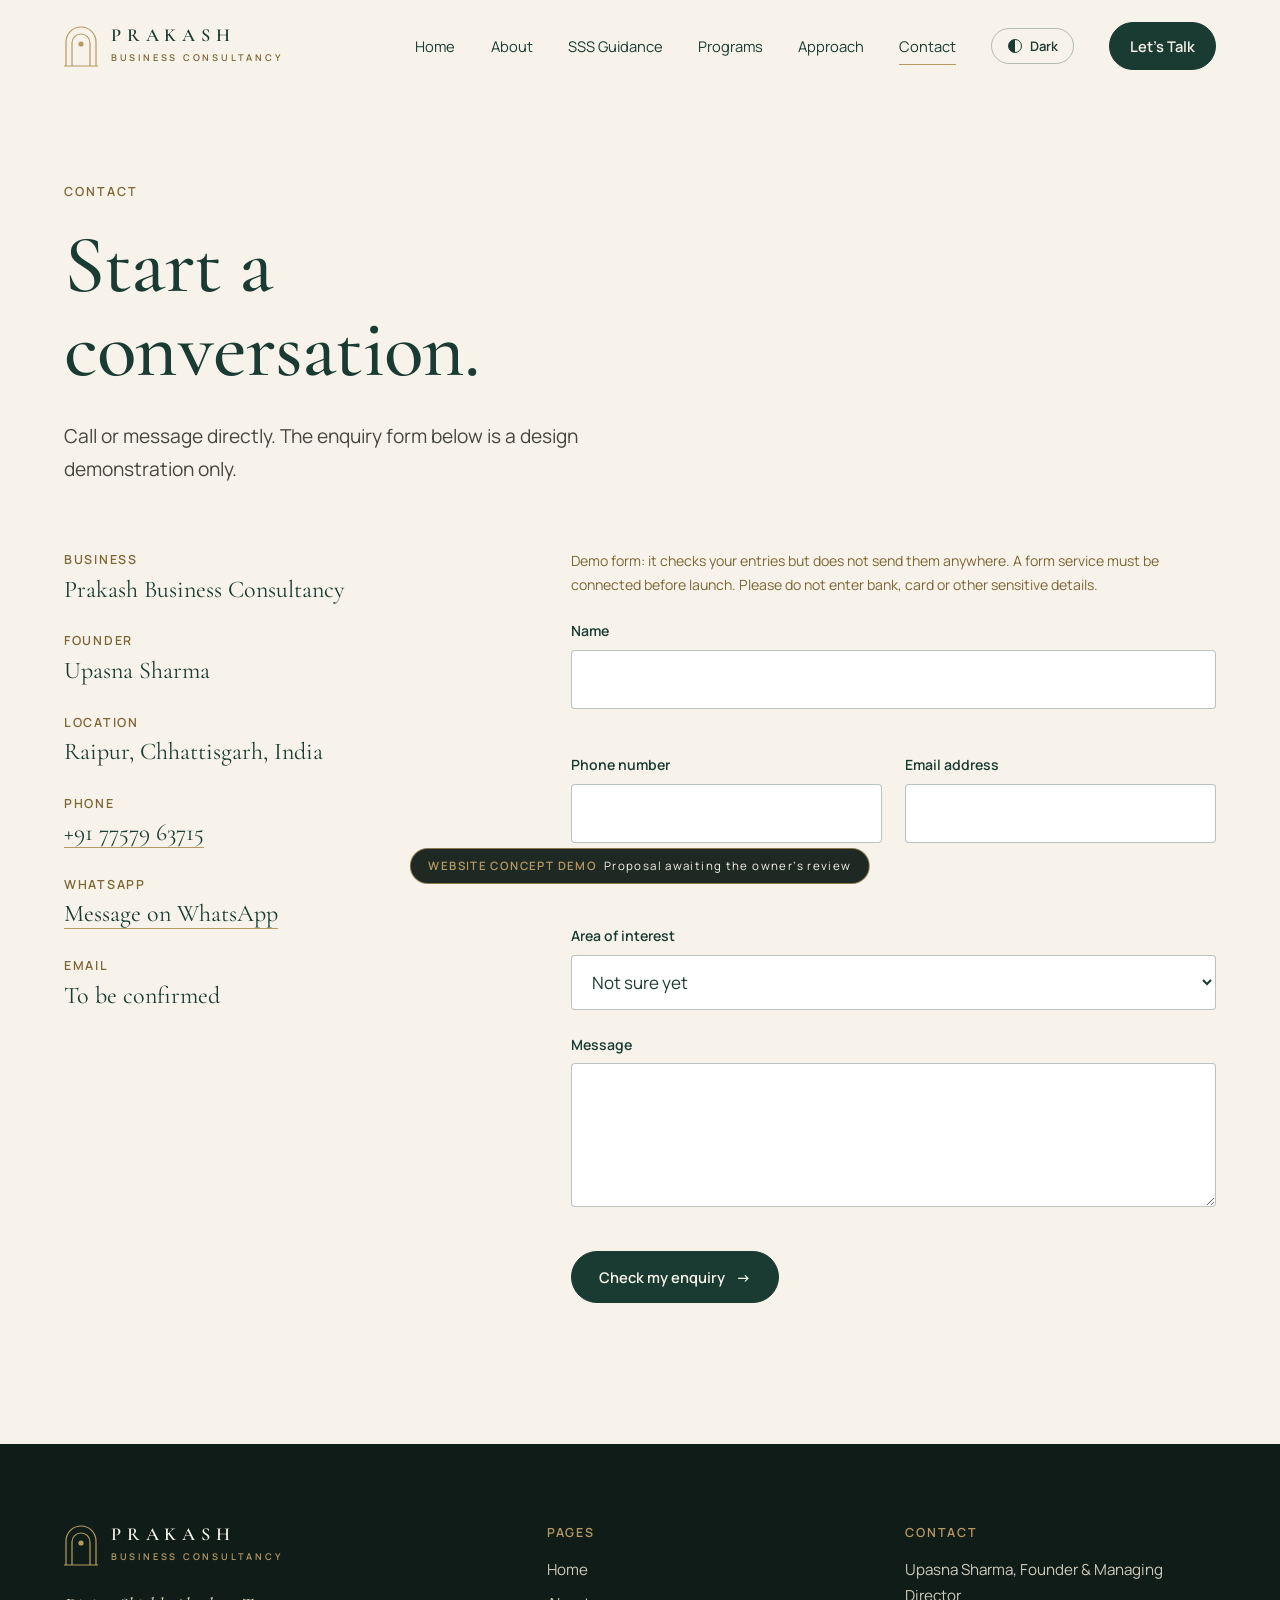
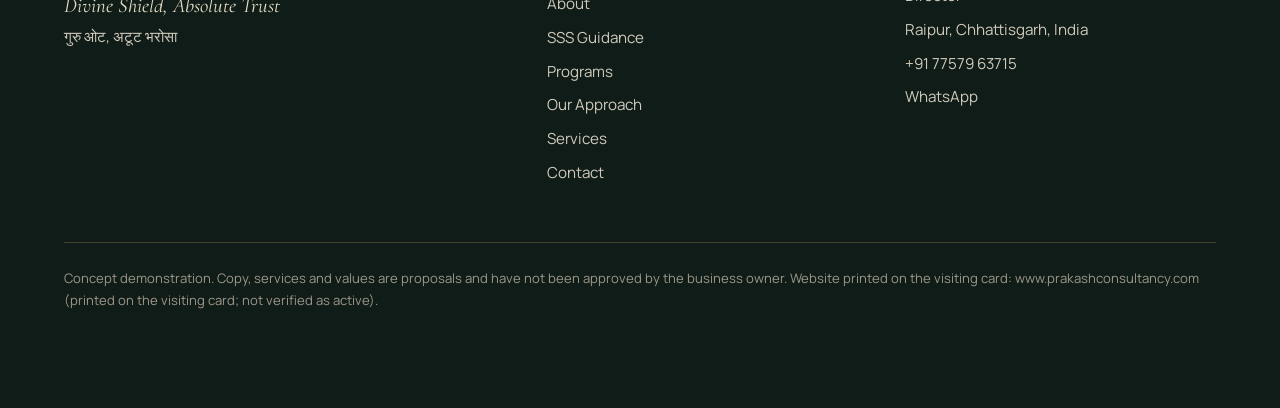
<file: contact/index.html>
<!doctype html>
<html lang="en">
<head>
<meta charset="utf-8">
<meta name="viewport" content="width=device-width,initial-scale=1">
<title>Contact | Prakash Business Consultancy</title>
<meta name="description" content="Contact details and demonstration enquiry form.">
<meta name="robots" content="noindex,nofollow">
<meta name="theme-color" content="#F7F3EA">
<link rel="preconnect" href="https://fonts.googleapis.com"><link rel="preconnect" href="https://fonts.gstatic.com" crossorigin>
<link rel="stylesheet" href="https://fonts.googleapis.com/css2?family=Cormorant+Garamond:ital,wght@0,400;0,500;0,600;1,500&family=Manrope:wght@400;600&display=swap">
<link rel="stylesheet" href="../assets/css/style.css">
<script>document.documentElement.classList.add('js');try{var t=localStorage.getItem('theme');if(t)document.documentElement.dataset.theme=t}catch(e){}</script>
</head>
<body>
<a class="skip" href="#main">Skip to content</a>
<header class="site-header"><div class="wrap bar">
<a class="brand" href="../index.html" aria-label="Prakash Business Consultancy, home"><svg viewBox="0 0 34 42" aria-hidden="true" fill="none" stroke="#B79A63" stroke-width="1.2"><path d="M2 41V17a15 15 0 0 1 30 0v24"/><path d="M8 41V18a9 9 0 0 1 18 0v23"/><circle cx="17" cy="19" r="2.6" fill="#B79A63" stroke="none"/><path d="M0 41h34"/></svg><span><b>PRAKASH</b><small>BUSINESS CONSULTANCY</small></span></a>
<button class="menu-btn" aria-expanded="false" aria-controls="nav">Menu</button>
<nav class="nav" id="nav" aria-label="Main"><a href="../index.html">Home</a><a href="../about/index.html">About</a><a href="../sss/index.html">SSS Guidance</a><a href="../programs/index.html">Programs</a><a href="../approach/index.html">Approach</a><a href="../contact/index.html" aria-current="page">Contact</a><button class="theme-btn" type="button" aria-pressed="false" aria-label="Switch to dark theme"><span class="ti" aria-hidden="true"></span><span class="tt">Dark</span></button><a class="btn sm" href="../contact/index.html">Let&rsquo;s Talk</a></nav>
</div></header>
<main id="main">
<section class="page-head"><div class="wrap"><span class="label">Contact</span>
<h1 class="display">Start a conversation.</h1>
<p class="lead">Call or message directly. The enquiry form below is a design demonstration only.</p></div></section>
<section class="pad" style="padding-top:0"><div class="wrap contact-grid">
<dl class="card-info" data-reveal>
<div><dt>Business</dt><dd>Prakash Business Consultancy</dd></div><div><dt>Founder</dt><dd>Upasna Sharma</dd></div>
<div><dt>Location</dt><dd>Raipur, Chhattisgarh, India</dd></div><div><dt>Phone</dt><dd><a href="tel:+917757963715">+91 77579 63715</a></dd></div>
<div><dt>WhatsApp</dt><dd><a href="https://wa.me/917757963715" rel="noopener">Message on WhatsApp</a></dd></div><div><dt>Email</dt><dd>To be confirmed</dd></div></dl>
<div data-reveal style="--d:.15s">
<p class="hint" style="margin-bottom:1.4rem">Demo form: it checks your entries but does not send them anywhere. A form service must be connected before launch. Please do not enter bank, card or other sensitive details.</p>
<form id="enquiry" novalidate>
<div class="field"><label for="name">Name</label><input id="name" name="name" autocomplete="name" required aria-describedby="name-err"><span class="err" id="name-err" role="alert"></span></div>
<div class="two">
<div class="field"><label for="phone">Phone number</label><input id="phone" name="phone" type="tel" inputmode="tel" autocomplete="tel" aria-describedby="phone-err"><span class="err" id="phone-err" role="alert"></span></div>
<div class="field"><label for="email">Email address</label><input id="email" name="email" type="email" autocomplete="email" aria-describedby="email-err"><span class="err" id="email-err" role="alert"></span></div></div>
<span class="err" id="contact-err" role="alert"></span>
<div class="field"><label for="interest">Area of interest</label><select id="interest" name="interest"><option value="Not sure yet">Not sure yet</option><option value="SSS Business Guidance">SSS Business Guidance</option><option value="Self-Help Group business guidance">Self-Help Group business guidance</option><option value="21 Days Discipline Gives Actual Freedom (upcoming)">21 Days Discipline Gives Actual Freedom (upcoming)</option></select></div>
<div class="field"><label for="message">Message</label><textarea id="message" name="message" required aria-describedby="message-err"></textarea><span class="err" id="message-err" role="alert"></span></div>
<div><button class="btn" type="submit">Check my enquiry <span class="arr" aria-hidden="true">&rarr;</span></button></div>
<div class="status" id="status" tabindex="-1" hidden><strong>Details look valid, but nothing was sent.</strong> This is a static demo with no form backend. To reach the consultancy now, call <a href="tel:+917757963715">+91 77579 63715</a> or <a class="link" href="https://wa.me/917757963715" rel="noopener">message on WhatsApp</a>.</div>
</form></div></div></section></main>
<footer class="site-footer"><div class="wrap">
<div class="foot">
<div><a class="brand" href="../index.html"><svg viewBox="0 0 34 42" aria-hidden="true" fill="none" stroke="#B79A63" stroke-width="1.2"><path d="M2 41V17a15 15 0 0 1 30 0v24"/><path d="M8 41V18a9 9 0 0 1 18 0v23"/><circle cx="17" cy="19" r="2.6" fill="#B79A63" stroke="none"/><path d="M0 41h34"/></svg><span><b>PRAKASH</b><small>BUSINESS CONSULTANCY</small></span></a>
<p style="margin-top:1.4rem;font-family:var(--serif);font-style:italic;font-size:1.3rem;color:#E6DDC4">Divine Shield, Absolute Trust</p>
<p lang="hi">गुरु ओट, अटूट भरोसा</p></div>
<div><h3>Pages</h3><ul><li><a href="../index.html">Home</a></li><li><a href="../about/index.html">About</a></li><li><a href="../sss/index.html">SSS Guidance</a></li><li><a href="../programs/index.html">Programs</a></li><li><a href="../approach/index.html">Our Approach</a></li><li><a href="../services/index.html">Services</a></li><li><a href="../contact/index.html">Contact</a></li></ul></div>
<div><h3>Contact</h3><ul><li>Upasna Sharma, Founder & Managing Director</li><li>Raipur, Chhattisgarh, India</li>
<li><a href="tel:+917757963715">+91 77579 63715</a></li><li><a href="https://wa.me/917757963715" rel="noopener">WhatsApp</a></li></ul></div>
</div>
<p class="fine">Concept demonstration. Copy, services and values are proposals and have not been approved by the business owner. Website printed on the visiting card: www.prakashconsultancy.com (printed on the visiting card; not verified as active).</p>
</div></footer>
<div class="demo-pill" role="note"><b>WEBSITE CONCEPT DEMO</b> &nbsp;Proposal awaiting the owner&rsquo;s review</div>
<script src="../assets/js/main.js" defer></script>
</body></html>
</file>
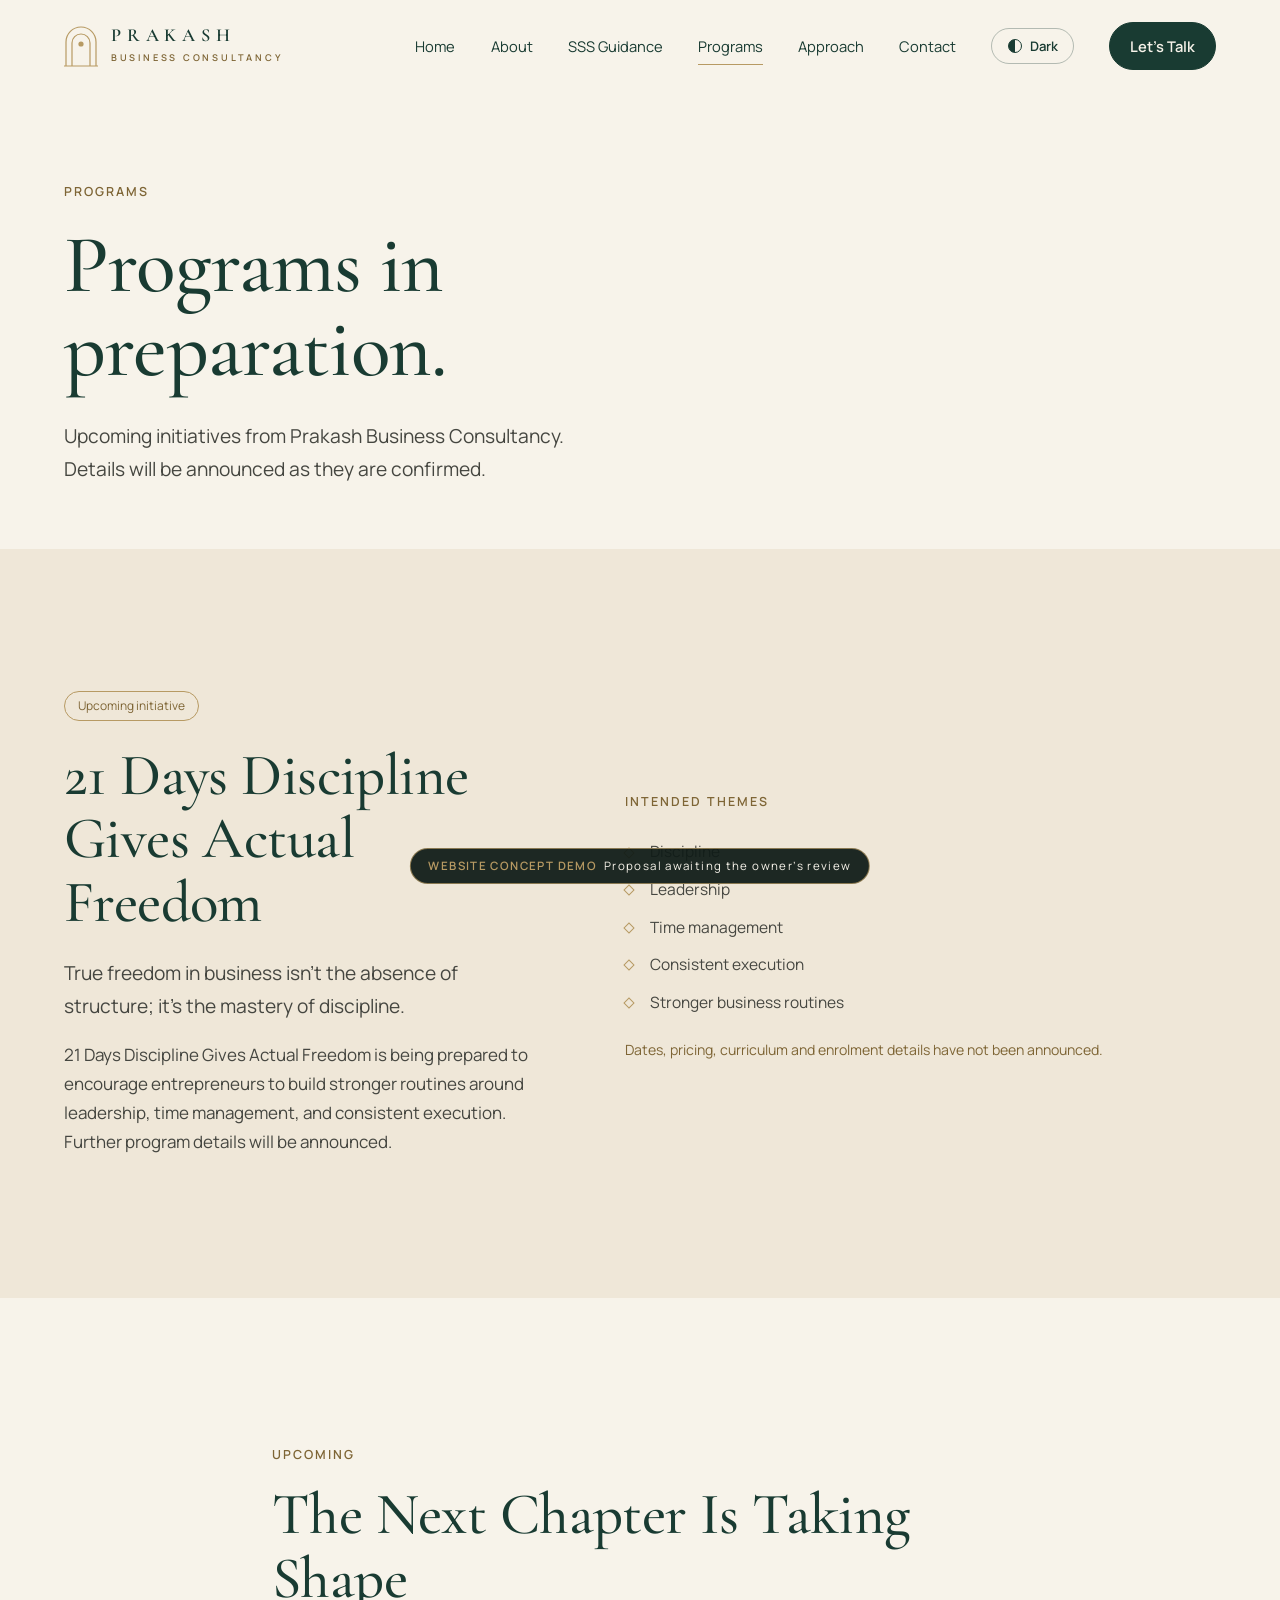
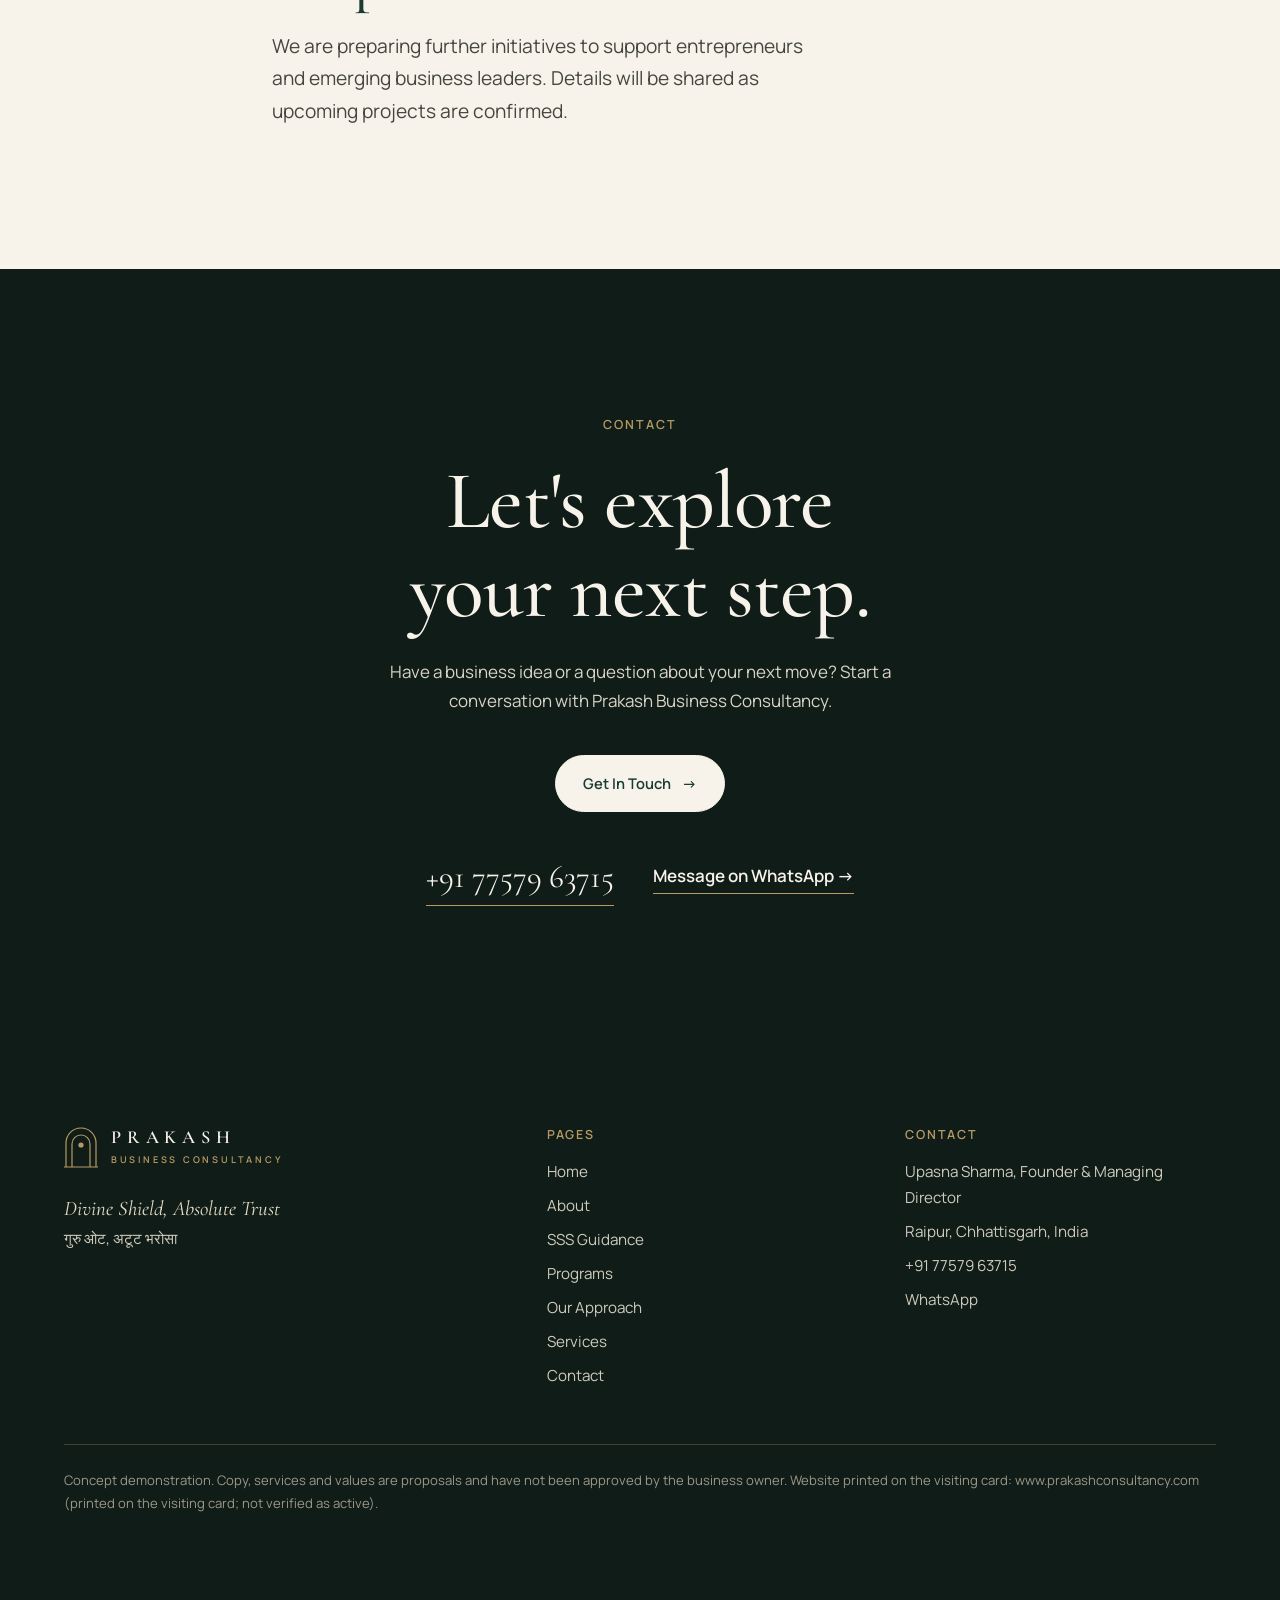
<file: programs/index.html>
<!doctype html>
<html lang="en">
<head>
<meta charset="utf-8">
<meta name="viewport" content="width=device-width,initial-scale=1">
<title>Programs | Prakash Business Consultancy</title>
<meta name="description" content="Upcoming programs from Prakash Business Consultancy, including 21 Days Discipline Gives Actual Freedom.">
<meta name="robots" content="noindex,nofollow">
<meta name="theme-color" content="#F7F3EA">
<link rel="preconnect" href="https://fonts.googleapis.com"><link rel="preconnect" href="https://fonts.gstatic.com" crossorigin>
<link rel="stylesheet" href="https://fonts.googleapis.com/css2?family=Cormorant+Garamond:ital,wght@0,400;0,500;0,600;1,500&family=Manrope:wght@400;600&display=swap">
<link rel="stylesheet" href="../assets/css/style.css">
<script>document.documentElement.classList.add('js');try{var t=localStorage.getItem('theme');if(t)document.documentElement.dataset.theme=t}catch(e){}</script>
</head>
<body>
<a class="skip" href="#main">Skip to content</a>
<header class="site-header"><div class="wrap bar">
<a class="brand" href="../index.html" aria-label="Prakash Business Consultancy, home"><svg viewBox="0 0 34 42" aria-hidden="true" fill="none" stroke="#B79A63" stroke-width="1.2"><path d="M2 41V17a15 15 0 0 1 30 0v24"/><path d="M8 41V18a9 9 0 0 1 18 0v23"/><circle cx="17" cy="19" r="2.6" fill="#B79A63" stroke="none"/><path d="M0 41h34"/></svg><span><b>PRAKASH</b><small>BUSINESS CONSULTANCY</small></span></a>
<button class="menu-btn" aria-expanded="false" aria-controls="nav">Menu</button>
<nav class="nav" id="nav" aria-label="Main"><a href="../index.html">Home</a><a href="../about/index.html">About</a><a href="../sss/index.html">SSS Guidance</a><a href="../programs/index.html" aria-current="page">Programs</a><a href="../approach/index.html">Approach</a><a href="../contact/index.html">Contact</a><button class="theme-btn" type="button" aria-pressed="false" aria-label="Switch to dark theme"><span class="ti" aria-hidden="true"></span><span class="tt">Dark</span></button><a class="btn sm" href="../contact/index.html">Let&rsquo;s Talk</a></nav>
</div></header>
<main id="main">
<section class="page-head"><div class="wrap"><span class="label">Programs</span>
<h1 class="display">Programs in preparation.</h1>
<p class="lead">Upcoming initiatives from Prakash Business Consultancy. Details will be announced as they are confirmed.</p></div></section>
<section class="pad cream"><div class="wrap split">
<div data-reveal><span class="badge">Upcoming initiative</span><h2 class="h2">21 Days Discipline Gives Actual Freedom</h2>
<p class="lead" style="margin-top:1.4rem">True freedom in business isn&rsquo;t the absence of structure; it&rsquo;s the mastery of discipline.</p><p style="margin-top:1.2rem">21 Days Discipline Gives Actual Freedom is being prepared to encourage entrepreneurs to build stronger routines around leadership, time management, and consistent execution. Further program details will be announced.</p></div>
<div data-reveal style="--d:.15s"><span class="label">Intended themes</span><ul class="todo"><li>Discipline</li><li>Leadership</li><li>Time management</li><li>Consistent execution</li><li>Stronger business routines</li></ul>
<p class="note-small">Dates, pricing, curriculum and enrolment details have not been announced.</p></div>
</div></section>
<section class="pad"><div class="wrap" style="max-width:46rem">
<span class="label" data-reveal>Upcoming</span><h2 class="h2" style="margin:1rem 0 1.2rem" data-reveal>The Next Chapter Is Taking Shape</h2>
<p class="lead" data-reveal>We are preparing further initiatives to support entrepreneurs and emerging business leaders. Details will be shared as upcoming projects are confirmed.</p></div></section>
<section class="pad dark cta"><div class="wrap">
<span class="label" data-reveal>Contact</span>
<h2 class="h2" data-reveal style="--d:.1s">Let&#x27;s explore your next step.</h2>
<p class="sub" data-reveal style="--d:.2s">Have a business idea or a question about your next move? Start a conversation with Prakash Business Consultancy.</p>
<div class="ctas" style="justify-content:center;--d:.3s" data-reveal><a class="btn light" href="../contact/index.html">Get In Touch <span class="arr" aria-hidden="true">&rarr;</span></a></div>
<div class="contact-line" data-reveal><a class="phone" href="tel:+917757963715" style="color:#F7F3EA">+91 77579 63715</a>
<a class="link" href="https://wa.me/917757963715" rel="noopener" style="color:#F7F3EA">Message on WhatsApp <span class="arr" aria-hidden="true">&rarr;</span></a></div>
</div></section></main>
<footer class="site-footer"><div class="wrap">
<div class="foot">
<div><a class="brand" href="../index.html"><svg viewBox="0 0 34 42" aria-hidden="true" fill="none" stroke="#B79A63" stroke-width="1.2"><path d="M2 41V17a15 15 0 0 1 30 0v24"/><path d="M8 41V18a9 9 0 0 1 18 0v23"/><circle cx="17" cy="19" r="2.6" fill="#B79A63" stroke="none"/><path d="M0 41h34"/></svg><span><b>PRAKASH</b><small>BUSINESS CONSULTANCY</small></span></a>
<p style="margin-top:1.4rem;font-family:var(--serif);font-style:italic;font-size:1.3rem;color:#E6DDC4">Divine Shield, Absolute Trust</p>
<p lang="hi">गुरु ओट, अटूट भरोसा</p></div>
<div><h3>Pages</h3><ul><li><a href="../index.html">Home</a></li><li><a href="../about/index.html">About</a></li><li><a href="../sss/index.html">SSS Guidance</a></li><li><a href="../programs/index.html">Programs</a></li><li><a href="../approach/index.html">Our Approach</a></li><li><a href="../services/index.html">Services</a></li><li><a href="../contact/index.html">Contact</a></li></ul></div>
<div><h3>Contact</h3><ul><li>Upasna Sharma, Founder & Managing Director</li><li>Raipur, Chhattisgarh, India</li>
<li><a href="tel:+917757963715">+91 77579 63715</a></li><li><a href="https://wa.me/917757963715" rel="noopener">WhatsApp</a></li></ul></div>
</div>
<p class="fine">Concept demonstration. Copy, services and values are proposals and have not been approved by the business owner. Website printed on the visiting card: www.prakashconsultancy.com (printed on the visiting card; not verified as active).</p>
</div></footer>
<div class="demo-pill" role="note"><b>WEBSITE CONCEPT DEMO</b> &nbsp;Proposal awaiting the owner&rsquo;s review</div>
<script src="../assets/js/main.js" defer></script>
</body></html>
</file>
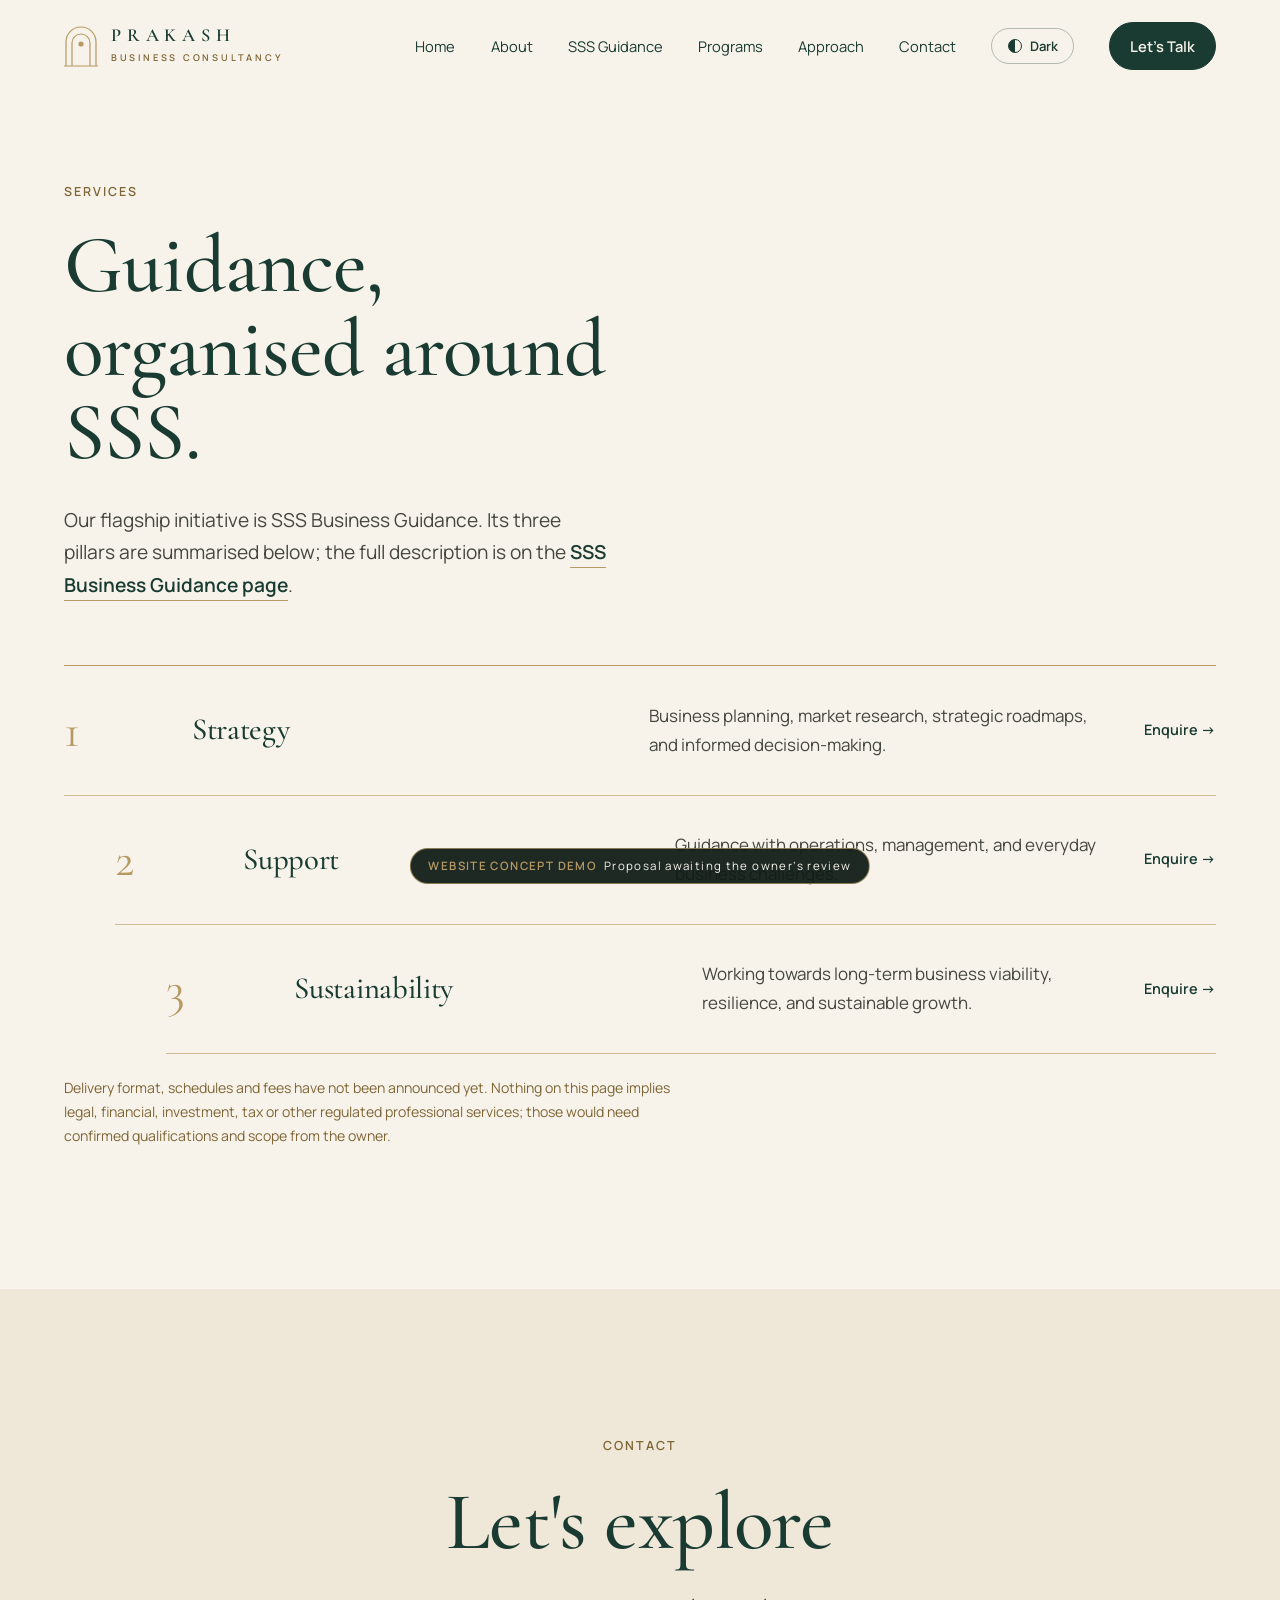
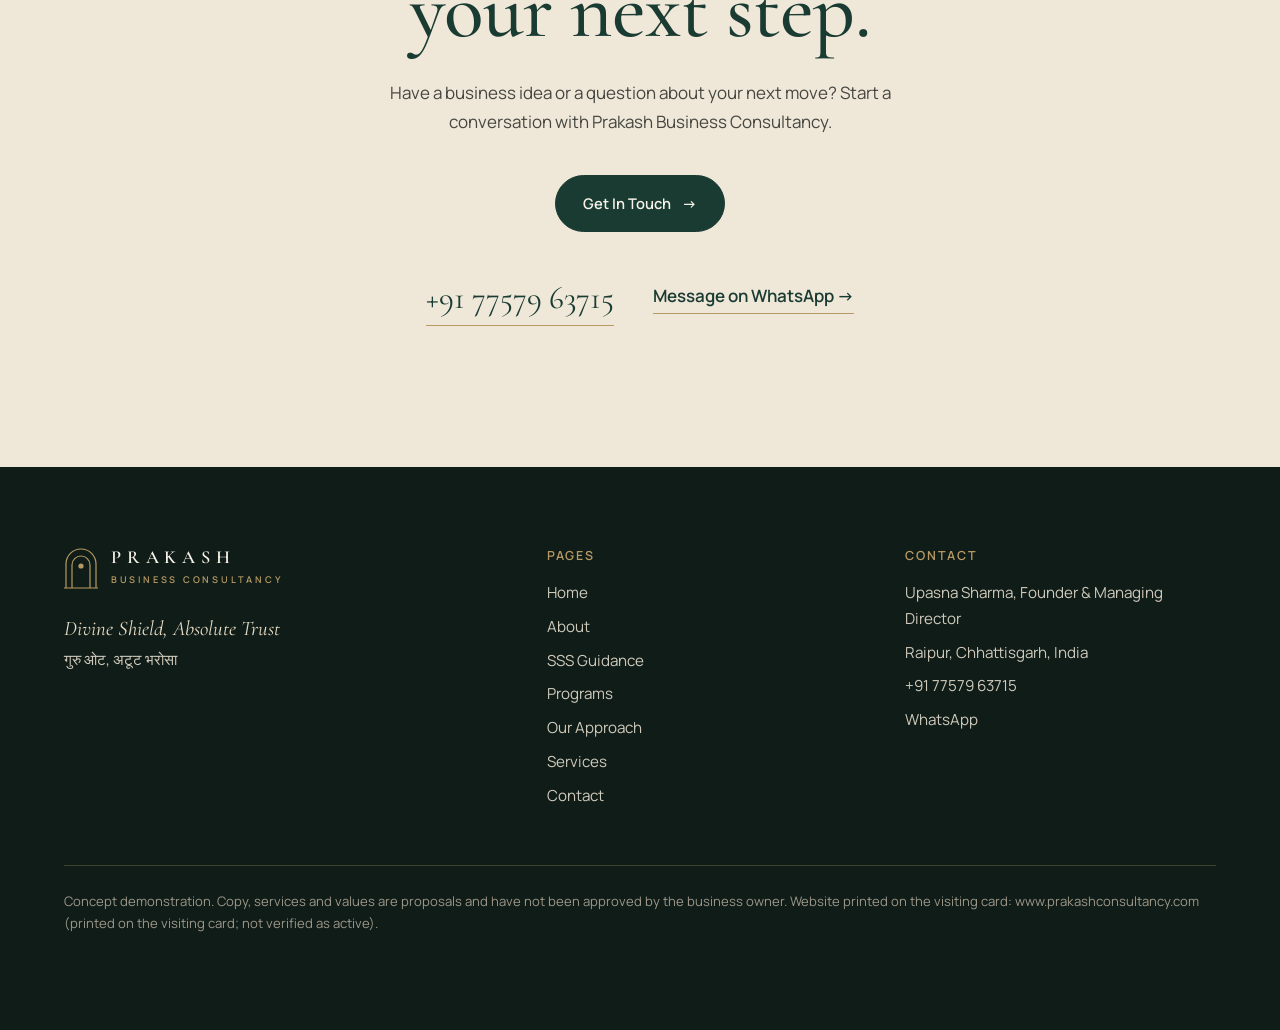
<file: services/index.html>
<!doctype html>
<html lang="en">
<head>
<meta charset="utf-8">
<meta name="viewport" content="width=device-width,initial-scale=1">
<title>Services | Prakash Business Consultancy</title>
<meta name="description" content="Services at Prakash Business Consultancy are organised around SSS Business Guidance.">
<meta name="robots" content="noindex,nofollow">
<meta name="theme-color" content="#F7F3EA">
<link rel="preconnect" href="https://fonts.googleapis.com"><link rel="preconnect" href="https://fonts.gstatic.com" crossorigin>
<link rel="stylesheet" href="https://fonts.googleapis.com/css2?family=Cormorant+Garamond:ital,wght@0,400;0,500;0,600;1,500&family=Manrope:wght@400;600&display=swap">
<link rel="stylesheet" href="../assets/css/style.css">
<script>document.documentElement.classList.add('js');try{var t=localStorage.getItem('theme');if(t)document.documentElement.dataset.theme=t}catch(e){}</script>
</head>
<body>
<a class="skip" href="#main">Skip to content</a>
<header class="site-header"><div class="wrap bar">
<a class="brand" href="../index.html" aria-label="Prakash Business Consultancy, home"><svg viewBox="0 0 34 42" aria-hidden="true" fill="none" stroke="#B79A63" stroke-width="1.2"><path d="M2 41V17a15 15 0 0 1 30 0v24"/><path d="M8 41V18a9 9 0 0 1 18 0v23"/><circle cx="17" cy="19" r="2.6" fill="#B79A63" stroke="none"/><path d="M0 41h34"/></svg><span><b>PRAKASH</b><small>BUSINESS CONSULTANCY</small></span></a>
<button class="menu-btn" aria-expanded="false" aria-controls="nav">Menu</button>
<nav class="nav" id="nav" aria-label="Main"><a href="../index.html">Home</a><a href="../about/index.html">About</a><a href="../sss/index.html">SSS Guidance</a><a href="../programs/index.html">Programs</a><a href="../approach/index.html">Approach</a><a href="../contact/index.html">Contact</a><button class="theme-btn" type="button" aria-pressed="false" aria-label="Switch to dark theme"><span class="ti" aria-hidden="true"></span><span class="tt">Dark</span></button><a class="btn sm" href="../contact/index.html">Let&rsquo;s Talk</a></nav>
</div></header>
<main id="main">
<section class="page-head"><div class="wrap"><span class="label">Services</span>
<h1 class="display">Guidance, organised around SSS.</h1>
<p class="lead">Our flagship initiative is SSS Business Guidance. Its three pillars are summarised below; the full description is on the <a class="link" href="../sss/index.html">SSS Business Guidance page</a>.</p></div></section>
<section class="pad" style="padding-top:0"><div class="wrap"><div class="svc-list"><a class="svc" href="../contact/index.html?interest=SSS+Business+Guidance" data-reveal><span class="n">1</span><h3>Strategy</h3><p>Business planning, market research, strategic roadmaps, and informed decision-making.</p><span class="go">Enquire <span class="arr" aria-hidden="true">&rarr;</span></span></a><a class="svc" href="../contact/index.html?interest=SSS+Business+Guidance" data-reveal><span class="n">2</span><h3>Support</h3><p>Guidance with operations, management, and everyday business challenges.</p><span class="go">Enquire <span class="arr" aria-hidden="true">&rarr;</span></span></a><a class="svc" href="../contact/index.html?interest=SSS+Business+Guidance" data-reveal><span class="n">3</span><h3>Sustainability</h3><p>Working towards long-term business viability, resilience, and sustainable growth.</p><span class="go">Enquire <span class="arr" aria-hidden="true">&rarr;</span></span></a></div>
<p class="note-small" data-reveal>Delivery format, schedules and fees have not been announced yet. Nothing on this page implies legal, financial, investment, tax or other regulated professional services; those would need confirmed qualifications and scope from the owner.</p></div></section>
<section class="pad cream cta"><div class="wrap">
<span class="label" data-reveal>Contact</span>
<h2 class="h2" data-reveal style="--d:.1s">Let&#x27;s explore your next step.</h2>
<p class="sub" data-reveal style="--d:.2s">Have a business idea or a question about your next move? Start a conversation with Prakash Business Consultancy.</p>
<div class="ctas" style="justify-content:center;--d:.3s" data-reveal><a class="btn" href="../contact/index.html">Get In Touch <span class="arr" aria-hidden="true">&rarr;</span></a></div>
<div class="contact-line" data-reveal><a class="phone" href="tel:+917757963715" >+91 77579 63715</a>
<a class="link" href="https://wa.me/917757963715" rel="noopener" >Message on WhatsApp <span class="arr" aria-hidden="true">&rarr;</span></a></div>
</div></section></main>
<footer class="site-footer"><div class="wrap">
<div class="foot">
<div><a class="brand" href="../index.html"><svg viewBox="0 0 34 42" aria-hidden="true" fill="none" stroke="#B79A63" stroke-width="1.2"><path d="M2 41V17a15 15 0 0 1 30 0v24"/><path d="M8 41V18a9 9 0 0 1 18 0v23"/><circle cx="17" cy="19" r="2.6" fill="#B79A63" stroke="none"/><path d="M0 41h34"/></svg><span><b>PRAKASH</b><small>BUSINESS CONSULTANCY</small></span></a>
<p style="margin-top:1.4rem;font-family:var(--serif);font-style:italic;font-size:1.3rem;color:#E6DDC4">Divine Shield, Absolute Trust</p>
<p lang="hi">गुरु ओट, अटूट भरोसा</p></div>
<div><h3>Pages</h3><ul><li><a href="../index.html">Home</a></li><li><a href="../about/index.html">About</a></li><li><a href="../sss/index.html">SSS Guidance</a></li><li><a href="../programs/index.html">Programs</a></li><li><a href="../approach/index.html">Our Approach</a></li><li><a href="../services/index.html">Services</a></li><li><a href="../contact/index.html">Contact</a></li></ul></div>
<div><h3>Contact</h3><ul><li>Upasna Sharma, Founder & Managing Director</li><li>Raipur, Chhattisgarh, India</li>
<li><a href="tel:+917757963715">+91 77579 63715</a></li><li><a href="https://wa.me/917757963715" rel="noopener">WhatsApp</a></li></ul></div>
</div>
<p class="fine">Concept demonstration. Copy, services and values are proposals and have not been approved by the business owner. Website printed on the visiting card: www.prakashconsultancy.com (printed on the visiting card; not verified as active).</p>
</div></footer>
<div class="demo-pill" role="note"><b>WEBSITE CONCEPT DEMO</b> &nbsp;Proposal awaiting the owner&rsquo;s review</div>
<script src="../assets/js/main.js" defer></script>
</body></html>
</file>
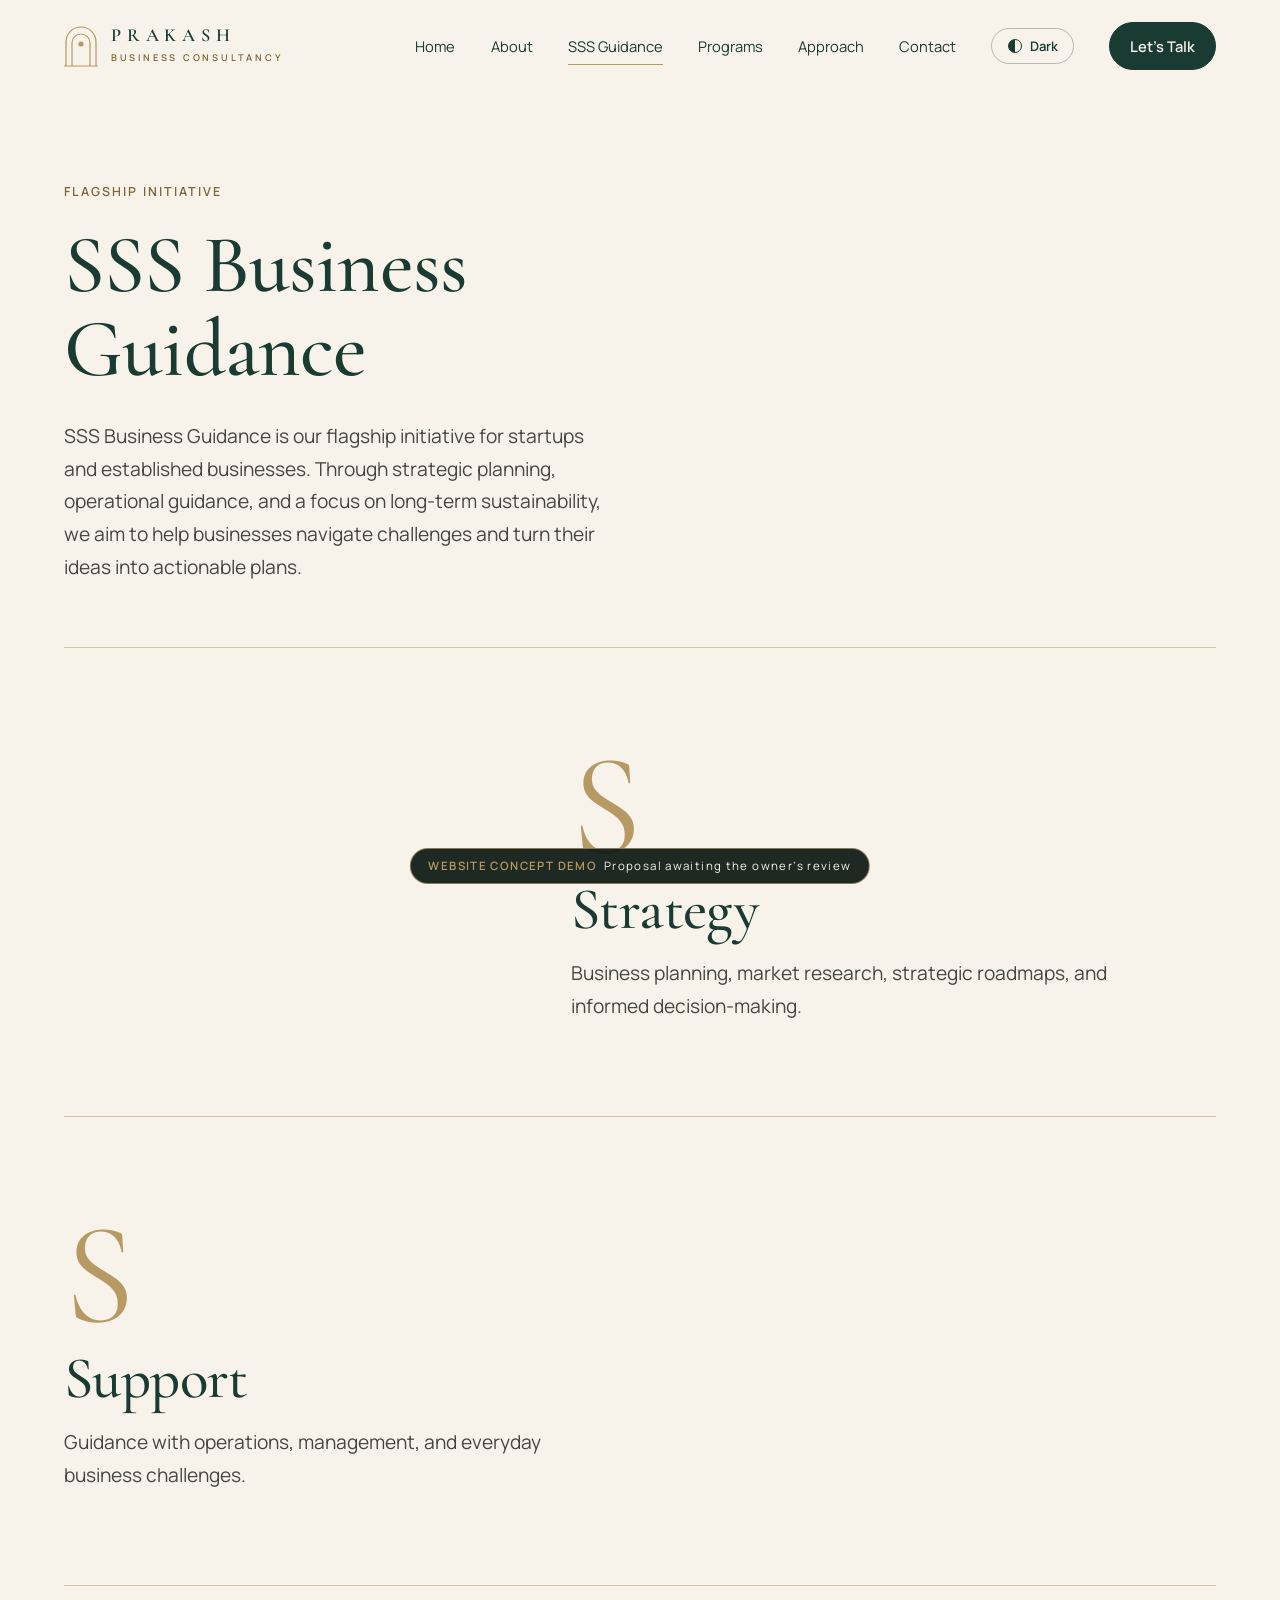
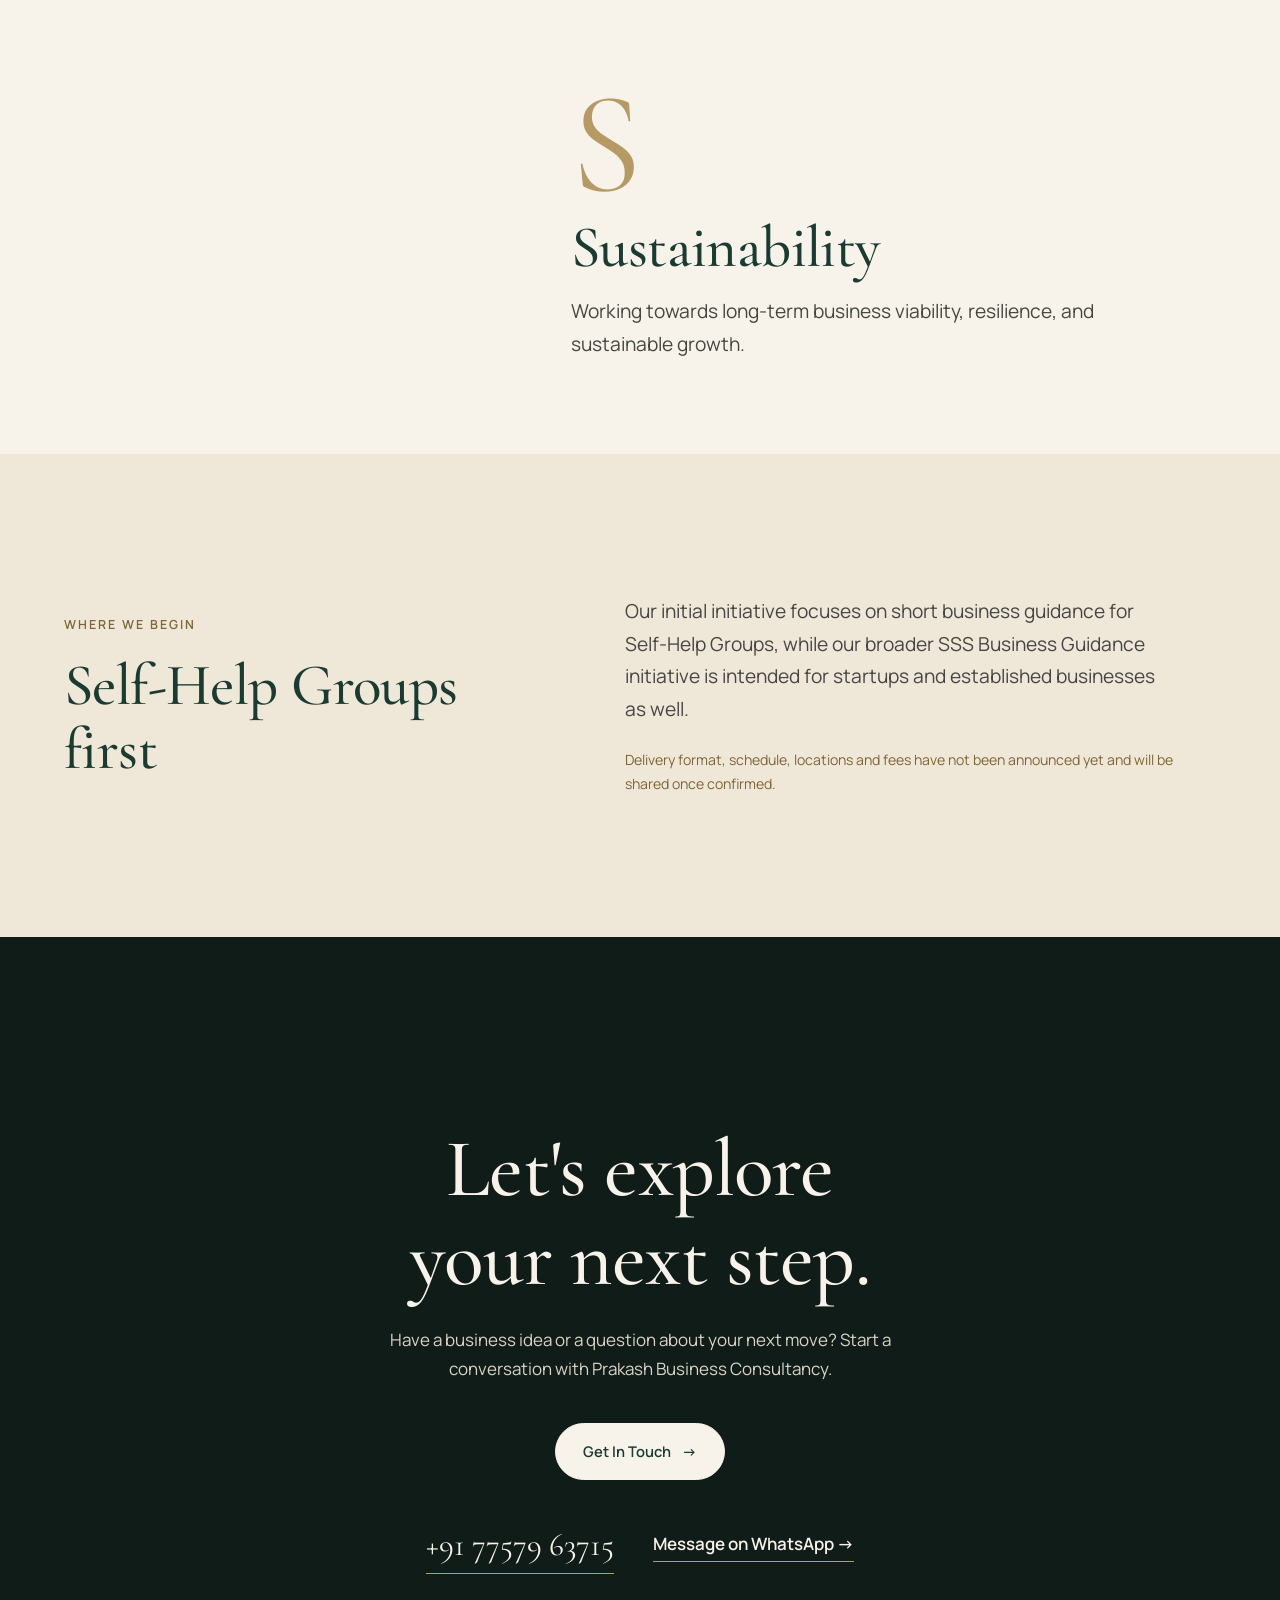
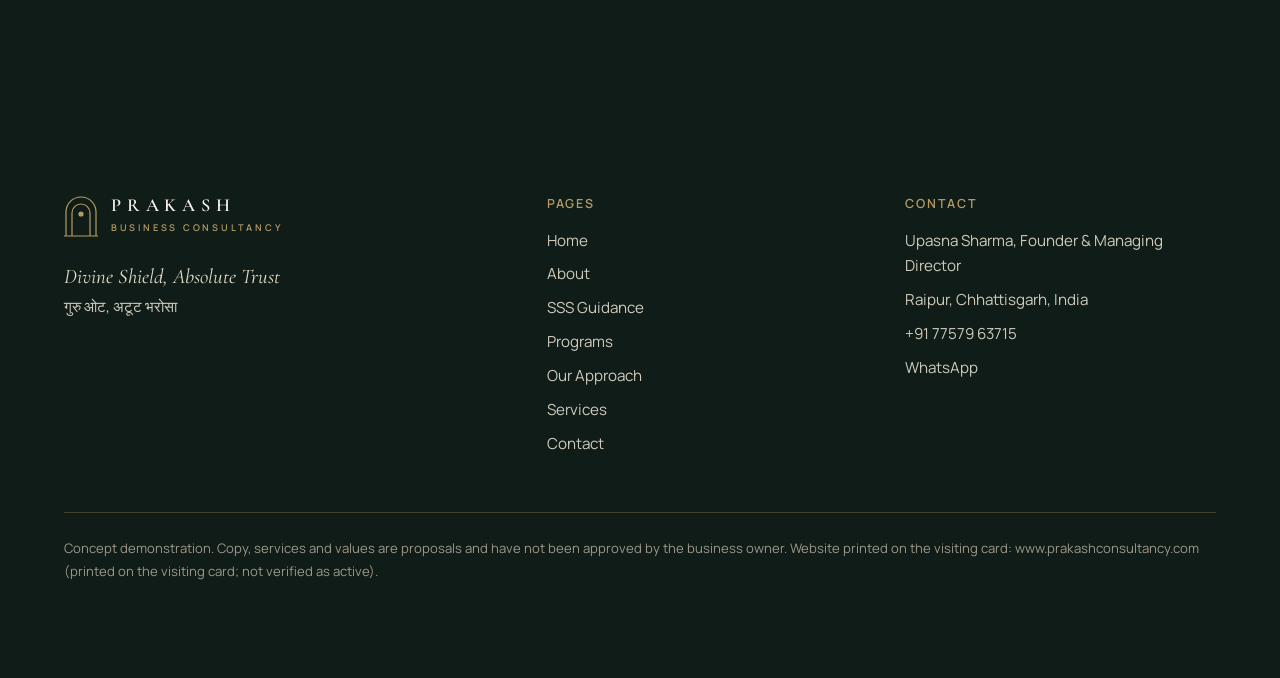
<file: sss/index.html>
<!doctype html>
<html lang="en">
<head>
<meta charset="utf-8">
<meta name="viewport" content="width=device-width,initial-scale=1">
<title>SSS Business Guidance | Prakash Business Consultancy</title>
<meta name="description" content="SSS Business Guidance: Strategy, Support and Sustainability. The flagship initiative of Prakash Business Consultancy.">
<meta name="robots" content="noindex,nofollow">
<meta name="theme-color" content="#F7F3EA">
<link rel="preconnect" href="https://fonts.googleapis.com"><link rel="preconnect" href="https://fonts.gstatic.com" crossorigin>
<link rel="stylesheet" href="https://fonts.googleapis.com/css2?family=Cormorant+Garamond:ital,wght@0,400;0,500;0,600;1,500&family=Manrope:wght@400;600&display=swap">
<link rel="stylesheet" href="../assets/css/style.css">
<script>document.documentElement.classList.add('js');try{var t=localStorage.getItem('theme');if(t)document.documentElement.dataset.theme=t}catch(e){}</script>
</head>
<body>
<a class="skip" href="#main">Skip to content</a>
<header class="site-header"><div class="wrap bar">
<a class="brand" href="../index.html" aria-label="Prakash Business Consultancy, home"><svg viewBox="0 0 34 42" aria-hidden="true" fill="none" stroke="#B79A63" stroke-width="1.2"><path d="M2 41V17a15 15 0 0 1 30 0v24"/><path d="M8 41V18a9 9 0 0 1 18 0v23"/><circle cx="17" cy="19" r="2.6" fill="#B79A63" stroke="none"/><path d="M0 41h34"/></svg><span><b>PRAKASH</b><small>BUSINESS CONSULTANCY</small></span></a>
<button class="menu-btn" aria-expanded="false" aria-controls="nav">Menu</button>
<nav class="nav" id="nav" aria-label="Main"><a href="../index.html">Home</a><a href="../about/index.html">About</a><a href="../sss/index.html" aria-current="page">SSS Guidance</a><a href="../programs/index.html">Programs</a><a href="../approach/index.html">Approach</a><a href="../contact/index.html">Contact</a><button class="theme-btn" type="button" aria-pressed="false" aria-label="Switch to dark theme"><span class="ti" aria-hidden="true"></span><span class="tt">Dark</span></button><a class="btn sm" href="../contact/index.html">Let&rsquo;s Talk</a></nav>
</div></header>
<main id="main">
<section class="page-head"><div class="wrap"><span class="label">Flagship initiative</span>
<h1 class="display">SSS Business Guidance</h1>
<p class="lead">SSS Business Guidance is our flagship initiative for startups and established businesses. Through strategic planning, operational guidance, and a focus on long-term sustainability, we aim to help businesses navigate challenges and turn their ideas into actionable plans.</p></div></section>
<section><div class="wrap"><div class="row"><div class="vis mask"><svg viewBox="0 0 200 200" fill="none" stroke="#B79A63" stroke-width="1.2" aria-hidden="true"><path d="M20 170h40v-30h40v-30h40V80h40"/><path d="M20 170h160" opacity=".5"/><circle cx="180" cy="80" r="5" fill="currentColor" stroke="none"/></svg></div><div data-reveal><div class="num">S</div><h2 class="h2">Strategy</h2><p class="lead">Business planning, market research, strategic roadmaps, and informed decision-making.</p></div></div><div class="row flip"><div class="vis mask"><svg viewBox="0 0 200 200" fill="none" stroke="#B79A63" stroke-width="1.2" aria-hidden="true"><circle cx="100" cy="100" r="18"/><circle cx="100" cy="100" r="42"/><circle cx="100" cy="100" r="68"/><circle cx="100" cy="100" r="92" opacity=".5"/><circle cx="100" cy="100" r="4" fill="currentColor" stroke="none"/></svg></div><div data-reveal><div class="num">S</div><h2 class="h2">Support</h2><p class="lead">Guidance with operations, management, and everyday business challenges.</p></div></div><div class="row"><div class="vis mask"><svg viewBox="0 0 200 200" fill="none" stroke="#B79A63" stroke-width="1.2" aria-hidden="true"><path d="M30 170V70M80 170V40M130 170V95M180 170V60"/><path d="M20 170h170"/><path d="M30 70h0M80 40h0" /><circle cx="30" cy="70" r="4" fill="currentColor" stroke="none"/><circle cx="80" cy="40" r="4" fill="currentColor" stroke="none"/><circle cx="130" cy="95" r="4" fill="currentColor" stroke="none"/><circle cx="180" cy="60" r="4" fill="currentColor" stroke="none"/></svg></div><div data-reveal><div class="num">S</div><h2 class="h2">Sustainability</h2><p class="lead">Working towards long-term business viability, resilience, and sustainable growth.</p></div></div></div></section>
<section class="pad cream"><div class="wrap split">
<div data-reveal><span class="label">Where we begin</span><h2 class="h2" style="margin-top:1rem">Self-Help Groups first</h2></div>
<div data-reveal style="--d:.15s"><p class="lead">Our initial initiative focuses on short business guidance for Self-Help Groups, while our broader SSS Business Guidance initiative is intended for startups and established businesses as well.</p>
<p class="note-small">Delivery format, schedule, locations and fees have not been announced yet and will be shared once confirmed.</p></div>
</div></section>
<section class="pad dark cta"><div class="wrap">
<span class="label" data-reveal>Contact</span>
<h2 class="h2" data-reveal style="--d:.1s">Let&#x27;s explore your next step.</h2>
<p class="sub" data-reveal style="--d:.2s">Have a business idea or a question about your next move? Start a conversation with Prakash Business Consultancy.</p>
<div class="ctas" style="justify-content:center;--d:.3s" data-reveal><a class="btn light" href="../contact/index.html">Get In Touch <span class="arr" aria-hidden="true">&rarr;</span></a></div>
<div class="contact-line" data-reveal><a class="phone" href="tel:+917757963715" style="color:#F7F3EA">+91 77579 63715</a>
<a class="link" href="https://wa.me/917757963715" rel="noopener" style="color:#F7F3EA">Message on WhatsApp <span class="arr" aria-hidden="true">&rarr;</span></a></div>
</div></section></main>
<footer class="site-footer"><div class="wrap">
<div class="foot">
<div><a class="brand" href="../index.html"><svg viewBox="0 0 34 42" aria-hidden="true" fill="none" stroke="#B79A63" stroke-width="1.2"><path d="M2 41V17a15 15 0 0 1 30 0v24"/><path d="M8 41V18a9 9 0 0 1 18 0v23"/><circle cx="17" cy="19" r="2.6" fill="#B79A63" stroke="none"/><path d="M0 41h34"/></svg><span><b>PRAKASH</b><small>BUSINESS CONSULTANCY</small></span></a>
<p style="margin-top:1.4rem;font-family:var(--serif);font-style:italic;font-size:1.3rem;color:#E6DDC4">Divine Shield, Absolute Trust</p>
<p lang="hi">गुरु ओट, अटूट भरोसा</p></div>
<div><h3>Pages</h3><ul><li><a href="../index.html">Home</a></li><li><a href="../about/index.html">About</a></li><li><a href="../sss/index.html">SSS Guidance</a></li><li><a href="../programs/index.html">Programs</a></li><li><a href="../approach/index.html">Our Approach</a></li><li><a href="../services/index.html">Services</a></li><li><a href="../contact/index.html">Contact</a></li></ul></div>
<div><h3>Contact</h3><ul><li>Upasna Sharma, Founder & Managing Director</li><li>Raipur, Chhattisgarh, India</li>
<li><a href="tel:+917757963715">+91 77579 63715</a></li><li><a href="https://wa.me/917757963715" rel="noopener">WhatsApp</a></li></ul></div>
</div>
<p class="fine">Concept demonstration. Copy, services and values are proposals and have not been approved by the business owner. Website printed on the visiting card: www.prakashconsultancy.com (printed on the visiting card; not verified as active).</p>
</div></footer>
<div class="demo-pill" role="note"><b>WEBSITE CONCEPT DEMO</b> &nbsp;Proposal awaiting the owner&rsquo;s review</div>
<script src="../assets/js/main.js" defer></script>
</body></html>
</file>
<file: assets/css/style.css>
:root{--ivory:#F7F3EA;--cream:#EFE7D8;--green:#193B32;--ink:#454640;--gold:#B79A63;--gold-ink:#7E6535;--dark:#101C18;--white:#fff;
--serif:"Cormorant Garamond","Iowan Old Style",Georgia,serif;--sans:"Manrope",system-ui,-apple-system,"Segoe UI",Roboto,sans-serif;
--btnhover:#101C18;--hdr:rgba(247,243,234,.92);--rowhover:rgba(239,231,216,.6);--line:rgba(25,59,50,.3);--ease:cubic-bezier(.2,.7,.2,1);--wrap:min(1180px,90vw);--s5:4rem;--s6:clamp(5rem,11vw,9rem)}
*,*::before,*::after{box-sizing:border-box}
html{scroll-behavior:smooth;-webkit-text-size-adjust:100%}
body{margin:0;background:var(--ivory);color:var(--ink);font:400 1.0625rem/1.7 var(--sans);overflow-x:hidden;-webkit-font-smoothing:antialiased}
img,svg{max-width:100%;display:block}
a{color:inherit}
h1,h2,h3,p{margin:0}
h1,h2,h3{font-family:var(--serif);color:var(--green);font-weight:500;letter-spacing:-.01em}
.wrap{width:var(--wrap);margin-inline:auto}
.skip{position:absolute;left:-999px;top:0;background:var(--green);color:var(--ivory);padding:.8rem 1.2rem;z-index:100}
.skip:focus{left:1rem;top:1rem}
:focus-visible{outline:2px solid var(--gold-ink);outline-offset:4px;border-radius:2px}
.dark :focus-visible,.site-footer :focus-visible{outline-color:var(--gold)}
@view-transition{navigation:auto}

.display{font-size:clamp(2.8rem,6.4vw,5.6rem);line-height:1.02}
.h2{font-size:clamp(2.2rem,4.6vw,3.9rem);line-height:1.08}
.h3{font-size:clamp(1.6rem,2.6vw,2.1rem);line-height:1.15}
.lead{font-size:clamp(1.1rem,1.5vw,1.3rem);max-width:34rem;line-height:1.7}
.label{font-size:.78rem;letter-spacing:.16em;text-transform:uppercase;color:var(--gold-ink);font-weight:600}

.site-header{position:fixed;inset:0 0 auto 0;z-index:50;transition:background .5s var(--ease),box-shadow .5s var(--ease),padding .5s var(--ease);padding:1.4rem 0}
.site-header.scrolled{background:var(--hdr);backdrop-filter:blur(10px);box-shadow:0 1px 0 rgba(183,154,99,.45);padding:.8rem 0}
.bar{display:flex;align-items:center;justify-content:space-between;gap:2rem}
.brand{display:flex;align-items:center;gap:.8rem;text-decoration:none;color:var(--green)}
.brand svg{width:34px;height:42px;flex:none}
.brand b{display:block;font:600 1.15rem/1 var(--serif);letter-spacing:.32em}
.brand small{display:block;font-size:.58rem;letter-spacing:.3em;margin-top:.35rem;color:var(--gold-ink);font-weight:600}
.nav{display:flex;align-items:center;gap:2.2rem}
.nav a:not(.btn){position:relative;text-decoration:none;font-size:.92rem;color:var(--green);padding:.4rem 0}
.nav a:not(.btn)::after{content:"";position:absolute;left:0;bottom:0;height:1px;width:100%;background:var(--gold);transform:scaleX(0);transform-origin:right;transition:transform .5s var(--ease)}
.nav a:not(.btn):hover::after,.nav a[aria-current="page"]::after{transform:scaleX(1);transform-origin:left}
.menu-btn{display:none;background:none;border:1px solid var(--line);color:var(--green);padding:.55rem .9rem;font:inherit;font-size:.85rem;cursor:pointer;border-radius:999px}

.btn{display:inline-flex;align-items:center;gap:.7rem;text-decoration:none;font-weight:600;font-size:.92rem;padding:.95rem 1.7rem;border-radius:999px;border:1px solid var(--green);background:var(--green);color:var(--ivory);cursor:pointer;font-family:var(--sans);transition:background .4s var(--ease),color .4s var(--ease),box-shadow .4s var(--ease)}
.btn:hover{background:var(--btnhover);box-shadow:0 0 0 3px var(--ivory),0 0 0 4px var(--gold)}
.btn .arr,.link .arr{display:inline-block;transition:transform .4s var(--ease)}
.btn:hover .arr,.link:hover .arr{transform:translateX(5px)}
.btn.ghost{background:transparent;color:var(--green)}
.btn.ghost:hover{background:var(--green);color:var(--ivory)}
.btn.sm{padding:.65rem 1.25rem}
.btn.light{background:#F7F3EA;color:#193B32;border-color:#F7F3EA}
.btn.light:hover{background:transparent;color:#F7F3EA;box-shadow:0 0 0 3px var(--dark),0 0 0 4px var(--gold)}
.link{color:var(--green);text-decoration:none;font-weight:600;border-bottom:1px solid var(--gold);padding-bottom:2px;transition:color .3s}
.link:hover{color:var(--gold-ink)}

.hero{min-height:100svh;display:grid;align-items:center;padding:8rem 0 4rem;position:relative;overflow:hidden}
.hero-grid{display:grid;grid-template-columns:1.15fr .85fr;gap:clamp(2rem,6vw,6rem);align-items:center}
.hero .label{display:block;margin-bottom:1.6rem}
.hero h1 .ln{display:block;overflow:hidden;padding-bottom:.12em}
.hero h1 .ln span{display:block}
.hero .lead{margin-top:2rem}
.tag{margin-top:1.6rem;font-family:var(--serif);font-style:italic;font-size:1.35rem;color:var(--gold-ink)}
.tag span{display:block;font-style:normal;font-size:1rem;color:var(--ink);margin-top:.1rem}
.ctas{display:flex;flex-wrap:wrap;gap:1rem;margin-top:2.4rem;align-items:center}
.hero-art{position:relative;aspect-ratio:400/560;width:100%;max-width:430px;margin-inline:auto}
.hero-art svg{width:100%;height:100%}
.sunrays{animation:drift 14s ease-in-out infinite alternate}
.sun{animation:breathe 9s ease-in-out infinite alternate;transform-origin:200px 215px}
@keyframes drift{from{transform:translateX(-26px)}to{transform:translateX(30px)}}
@keyframes breathe{from{opacity:.55;transform:scale(.92)}to{opacity:.95;transform:scale(1.06)}}

.draw{stroke-dasharray:1400;stroke-dashoffset:1400;animation:draw 2.4s .2s var(--ease) forwards}
.arch-fill{animation:fadein 1.6s .1s ease both}
@keyframes draw{to{stroke-dashoffset:0}}
@keyframes fadein{from{opacity:0}to{opacity:1}}
@keyframes rise{from{transform:translateY(105%)}to{transform:none}}
@keyframes up{from{opacity:0;transform:translateY(14px)}to{opacity:1;transform:none}}
@keyframes grow{from{transform:scaleX(0)}}
.hero h1 .ln span{animation:rise 1.1s var(--ease) both}
.hero h1 .ln:nth-child(1) span{animation-delay:.45s}
.hero h1 .ln:nth-child(2) span{animation-delay:.6s}
.hero .label{animation:up .9s .9s both}
.hero .lead,.hero .tag{animation:up .9s 1s both}
.hero .ctas{animation:up .9s 1.15s both}
.hero-line{display:block;height:1px;width:5rem;background:var(--gold);margin-bottom:1.6rem;transform-origin:left;animation:grow 1.2s .3s var(--ease) both}

section{position:relative;overflow-x:clip}
.pad{padding:var(--s6) 0}
.cream{background:var(--cream)}
.dark{background:var(--dark);color:#D9D4C6}
.dark h2,.dark h3{color:#F7F3EA}
.dark .label{color:var(--gold)}
.statement{display:grid;grid-template-columns:1.3fr .7fr;gap:clamp(2rem,6vw,6rem);align-items:end}
.statement .big{font-family:var(--serif);font-size:clamp(2.4rem,5.6vw,5rem);line-height:1.06;color:var(--green);font-weight:500;max-width:15ch}
.statement p{max-width:30rem}
.note-small{font-size:.88rem;color:var(--gold-ink);margin-top:1.4rem;max-width:40rem}
.botanical{position:absolute;right:-60px;top:20px;width:340px;opacity:.5;pointer-events:none}

.head{max-width:44rem;margin-bottom:var(--s5)}
.head .h2{margin-top:1rem}
.head p{margin-top:1.2rem}
.timeline{display:grid;grid-template-columns:repeat(3,1fr);gap:3rem;position:relative;padding-top:3rem}
.timeline::before{content:"";position:absolute;top:0;left:0;right:0;height:1px;background:var(--gold);transform-origin:left;transform:scaleX(0);transition:transform 1.8s var(--ease)}
.timeline.in::before{transform:scaleX(1)}
.stage{position:relative}
.stage::before{content:"";position:absolute;top:-3rem;left:0;width:11px;height:11px;border-radius:50%;background:var(--ivory);border:1px solid var(--gold);transform:translateY(-5px);transition:background .6s .9s}
.timeline.in .stage::before{background:var(--gold)}
.stage .num{font-family:var(--serif);font-size:4.2rem;line-height:1;color:var(--gold)}
.stage h3{margin:.6rem 0 .8rem}

.svc-list{border-top:1px solid var(--gold)}
.svc{display:grid;grid-template-columns:6rem 1.1fr 1.2fr auto;gap:2rem;align-items:center;padding:2.2rem 0;border-bottom:1px solid rgba(183,154,99,.6);text-decoration:none;color:inherit;transition:padding .5s var(--ease),background .5s var(--ease)}
.svc:hover{padding-left:1.2rem;background:var(--rowhover)}
.svc .n{font-family:var(--serif);font-size:3rem;color:var(--gold);line-height:1}
.svc h3{font-size:clamp(1.5rem,2.4vw,2rem)}
.svc .go{font-size:.9rem;font-weight:600;color:var(--green);white-space:nowrap}
.svc:nth-child(2){margin-left:clamp(0px,4vw,4rem)}
.svc:nth-child(3){margin-left:clamp(0px,8vw,8rem)}
.badge{display:inline-block;font-size:.75rem;border:1px solid var(--gold);color:var(--gold-ink);padding:.25rem .8rem;border-radius:999px;margin-bottom:1.4rem}

.split{display:grid;grid-template-columns:.9fr 1.1fr;gap:clamp(2rem,6vw,6rem);align-items:center}
.portrait{aspect-ratio:4/5;max-width:420px;width:100%;position:relative;border-radius:210px 210px 0 0;background:linear-gradient(170deg,#234a3f,var(--green) 60%,var(--dark));overflow:hidden;display:grid;place-items:center}
.portrait::before{content:"";position:absolute;inset:14px;border:1px solid rgba(183,154,99,.7);border-radius:200px 200px 0 0}
.portrait .mono{font-family:var(--serif);font-size:6rem;color:var(--gold);letter-spacing:.06em}
.portrait small{position:absolute;bottom:1.6rem;color:rgba(247,243,234,.75);font-size:.75rem;letter-spacing:.1em}
.who h2{margin:1rem 0 .3rem}
.who .role{color:var(--gold-ink);font-weight:600;margin-bottom:1.6rem}
.who blockquote{margin:2rem 0 0;padding:1.4rem 1.6rem;border-left:1px solid var(--gold);font-size:.95rem;background:var(--rowhover)}

.values{display:grid;grid-template-columns:repeat(4,1fr);margin-top:var(--s5);border-top:1px solid rgba(183,154,99,.5)}
.val{padding:2.2rem 1.6rem 0 0}
.val+.val{padding-left:1.6rem;border-left:1px solid rgba(183,154,99,.25)}
.val i{display:block;width:9px;height:9px;border:1px solid var(--gold);transform:rotate(45deg);margin-bottom:1.6rem;animation:glint 5s ease-in-out infinite}
.val:nth-child(2) i{animation-delay:1.2s}.val:nth-child(3) i{animation-delay:2.4s}.val:nth-child(4) i{animation-delay:3.6s}
@keyframes glint{50%{background:var(--gold)}}
.val p{font-size:.95rem;margin-top:.6rem}

.cta{text-align:center}
.cta .h2{font-size:clamp(2.6rem,6.4vw,5.6rem);max-width:14ch;margin:1.2rem auto 1.5rem}
.cta p.sub{max-width:34rem;margin:0 auto 2.4rem}
.contact-line{display:flex;flex-wrap:wrap;gap:1rem 2.4rem;justify-content:center;align-items:center;margin-top:2.4rem}
.phone{font-family:var(--serif);font-size:2rem;color:var(--green);text-decoration:none;border-bottom:1px solid var(--gold)}

.page-head{padding:11rem 0 var(--s5)}
.page-head .display{margin-top:1.2rem;max-width:14ch}
.page-head p.lead{margin-top:1.8rem}
.facts{display:grid;grid-template-columns:repeat(2,1fr);margin:0;border-top:1px solid var(--gold)}
.facts div{padding:1.4rem 1rem 1.4rem 0;border-bottom:1px solid rgba(183,154,99,.5)}
.facts dt{font-size:.78rem;letter-spacing:.14em;text-transform:uppercase;color:var(--gold-ink);font-weight:600}
.facts dd{margin:.3rem 0 0;font-family:var(--serif);font-size:1.5rem;color:var(--green);line-height:1.25}
.todo{list-style:none;padding:0;margin:1.5rem 0 0;display:grid;gap:.7rem}
.todo li{padding-left:1.6rem;position:relative;font-size:.97rem}
.todo li::before{content:"";position:absolute;left:0;top:.65em;width:8px;height:8px;border:1px solid var(--gold);transform:rotate(45deg)}
.row{display:grid;grid-template-columns:.8fr 1.2fr;gap:clamp(2rem,6vw,6rem);align-items:center;padding:var(--s5) 0;border-top:1px solid rgba(183,154,99,.5)}
.row.flip{grid-template-columns:1.2fr .8fr}
.row.flip .vis{order:2}
.row .num{font-family:var(--serif);font-size:clamp(5rem,12vw,9rem);color:var(--gold);line-height:.9}
.row h2{margin:.4rem 0 1rem}
.vis{aspect-ratio:1;max-width:340px;width:100%;margin-inline:auto;background:var(--cream);border-radius:200px 200px 0 0;display:grid;place-items:center;overflow:hidden}
.vis svg{width:78%;height:auto;color:var(--green)}
.mask{clip-path:inset(0 0 100% 0);transition:clip-path 1.4s var(--ease)}
.mask.in{clip-path:inset(0)}

.contact-grid{display:grid;grid-template-columns:.8fr 1.2fr;gap:clamp(2rem,6vw,6rem);align-items:start}
.card-info{display:grid;gap:1.6rem;margin:0}
.card-info dt{font-size:.78rem;letter-spacing:.14em;text-transform:uppercase;color:var(--gold-ink);font-weight:600}
.card-info dd{margin:.2rem 0 0;font-family:var(--serif);font-size:1.5rem;color:var(--green);line-height:1.3}
.card-info a{text-decoration:none;border-bottom:1px solid var(--gold)}
form{display:grid;gap:1.4rem}
.field{display:grid;gap:.4rem}
label{font-size:.88rem;font-weight:600;color:var(--green)}
input,select,textarea{font:inherit;color:var(--green);background:var(--white);border:1px solid var(--line);border-radius:4px;padding:.9rem 1rem;width:100%;transition:border-color .3s,box-shadow .3s}
input:hover,select:hover,textarea:hover{border-color:var(--gold-ink)}
input:focus,select:focus,textarea:focus{outline:none;border-color:var(--green);box-shadow:0 0 0 3px rgba(183,154,99,.45)}
textarea{min-height:9rem;resize:vertical}
.err{color:#8F2D1E;font-size:.85rem;min-height:1.1em}
[aria-invalid="true"]{border-color:#8F2D1E}
.two{display:grid;grid-template-columns:1fr 1fr;gap:1.4rem}
.status{padding:1.2rem 1.4rem;border:1px solid var(--gold);background:var(--cream);font-size:.95rem}
.status[hidden]{display:none}
.hint{font-size:.88rem;color:var(--gold-ink)}

.site-footer{background:var(--dark);color:#CFCABB;padding:5rem 0 6rem;font-size:.95rem}
.foot{display:grid;grid-template-columns:1.4fr 1fr 1fr;gap:3rem}
.site-footer .brand{color:#F7F3EA}
.site-footer .brand small{color:var(--gold)}
.site-footer h3{font:600 .78rem var(--sans);letter-spacing:.14em;text-transform:uppercase;color:var(--gold);margin-bottom:1rem}
.site-footer ul{list-style:none;padding:0;margin:0;display:grid;gap:.5rem}
.site-footer a{text-decoration:none}
.site-footer a:hover{color:var(--gold)}
.fine{margin-top:3.5rem;padding-top:1.5rem;border-top:1px solid rgba(183,154,99,.3);font-size:.82rem;color:#9C9788}
.demo-pill{position:fixed;left:50%;bottom:1rem;transform:translateX(-50%);z-index:60;background:rgba(16,28,24,.94);color:#F7F3EA;border:1px solid rgba(183,154,99,.7);border-radius:999px;padding:.45rem 1.1rem;font-size:.72rem;letter-spacing:.12em;white-space:nowrap;max-width:94vw;overflow:hidden;text-overflow:ellipsis}
.demo-pill b{color:var(--gold);font-weight:600}

.js [data-reveal]{opacity:0;transform:translateY(22px);transition:opacity 1s var(--ease),transform 1s var(--ease);transition-delay:var(--d,0s)}
.js [data-reveal].in{opacity:1;transform:none}

@media (max-width:900px){
 .menu-btn{display:inline-block;position:relative;z-index:10}
 .nav{position:fixed;inset:0;background:var(--ivory);flex-direction:column;justify-content:center;gap:1.6rem;opacity:0;visibility:hidden;transition:opacity .4s,visibility .4s;z-index:5}
 .nav.open{opacity:1;visibility:visible}
 .nav a:not(.btn){font:500 2rem var(--serif)}
 .brand{position:relative;z-index:10}
 .hero-grid,.statement,.split,.contact-grid,.row,.row.flip{grid-template-columns:1fr}
 .row.flip .vis{order:0}
 .hero{padding-top:7rem}
 .hero-art{max-width:300px;margin-top:1.5rem}
 .timeline{grid-template-columns:1fr;padding:0 0 0 2.2rem}
 .timeline::before{top:0;bottom:0;left:0;right:auto;width:1px;height:auto;transform:scaleY(0);transform-origin:top}
 .timeline.in::before{transform:scaleY(1)}
 .stage::before{top:.9rem;left:-2.2rem;transform:translateX(-5px)}
 .svc{grid-template-columns:3.4rem 1fr;gap:.6rem 1rem;margin-left:0!important}
 .svc p,.svc .go{grid-column:2}
 .values{grid-template-columns:1fr 1fr}
 .val{padding-bottom:2rem}.val:nth-child(3){padding-left:0;border-left:0}
 .foot{grid-template-columns:1fr}
 .two,.facts{grid-template-columns:1fr}
 .page-head{padding-top:8rem}
 .botanical{width:200px;opacity:.35}
 .phone{font-size:1.6rem}
}
@media (max-width:480px){.values{grid-template-columns:1fr}.val,.val+.val{padding-left:0;border-left:0}}

@media (prefers-reduced-motion:reduce){
 html{scroll-behavior:auto}
 *,*::before,*::after{animation:none!important;transition-duration:.01ms!important}
 .draw{stroke-dashoffset:0}
 .js [data-reveal]{opacity:1;transform:none}
 .mask{clip-path:none}
 .timeline::before{transform:none}
}

/* theme toggle */
.theme-btn{display:inline-flex;align-items:center;gap:.5rem;background:none;border:1px solid var(--line);color:var(--green);font:600 .82rem var(--sans);padding:.5rem .95rem;border-radius:999px;cursor:pointer;transition:border-color .3s,background .3s}
.theme-btn:hover{border-color:var(--gold-ink);background:var(--rowhover)}
.theme-btn .ti{width:14px;height:14px;border-radius:50%;border:1.5px solid currentColor;background:linear-gradient(90deg,currentColor 50%,transparent 50%)}
:root[data-theme="dark"]{--ivory:#0F1A16;--cream:#16241F;--green:#EAE3D0;--ink:#C9C5B8;--gold-ink:#C9AE78;--white:#1B2A25;--dark:#08100D;--btnhover:#FFFFFF;--hdr:rgba(15,26,22,.92);--rowhover:rgba(35,52,45,.6);--line:rgba(234,227,208,.3);color-scheme:dark}
:root[data-theme="dark"] .portrait .mono{color:#B79A63}

/* SSS update: hero headline fits the longer line */
.hero-title{font-size:clamp(2.5rem,5.2vw,4.7rem)}
.nav a,.nav .btn,.theme-btn,.brand small{white-space:nowrap}
/* SSS update: the longer nav switches to the existing mobile menu up to 980px wide */
@media (min-width:901px) and (max-width:980px){
 .menu-btn{display:inline-block;position:relative;z-index:10}
 .nav{position:fixed;inset:0;background:var(--ivory);flex-direction:column;justify-content:center;gap:1.6rem;opacity:0;visibility:hidden;transition:opacity .4s,visibility .4s;z-index:5}
 .nav.open{opacity:1;visibility:visible}
 .nav a:not(.btn){font:500 2rem var(--serif)}
 .brand{position:relative;z-index:10}
}
@media (min-width:981px) and (max-width:1120px){.nav{gap:1.1rem}.nav a:not(.btn){font-size:.84rem}.bar{gap:1rem}.theme-btn{padding:.45rem .7rem}.btn.sm{padding:.6rem 1rem}}
.hero .launch-line .label{display:inline;margin:0}
</file>
